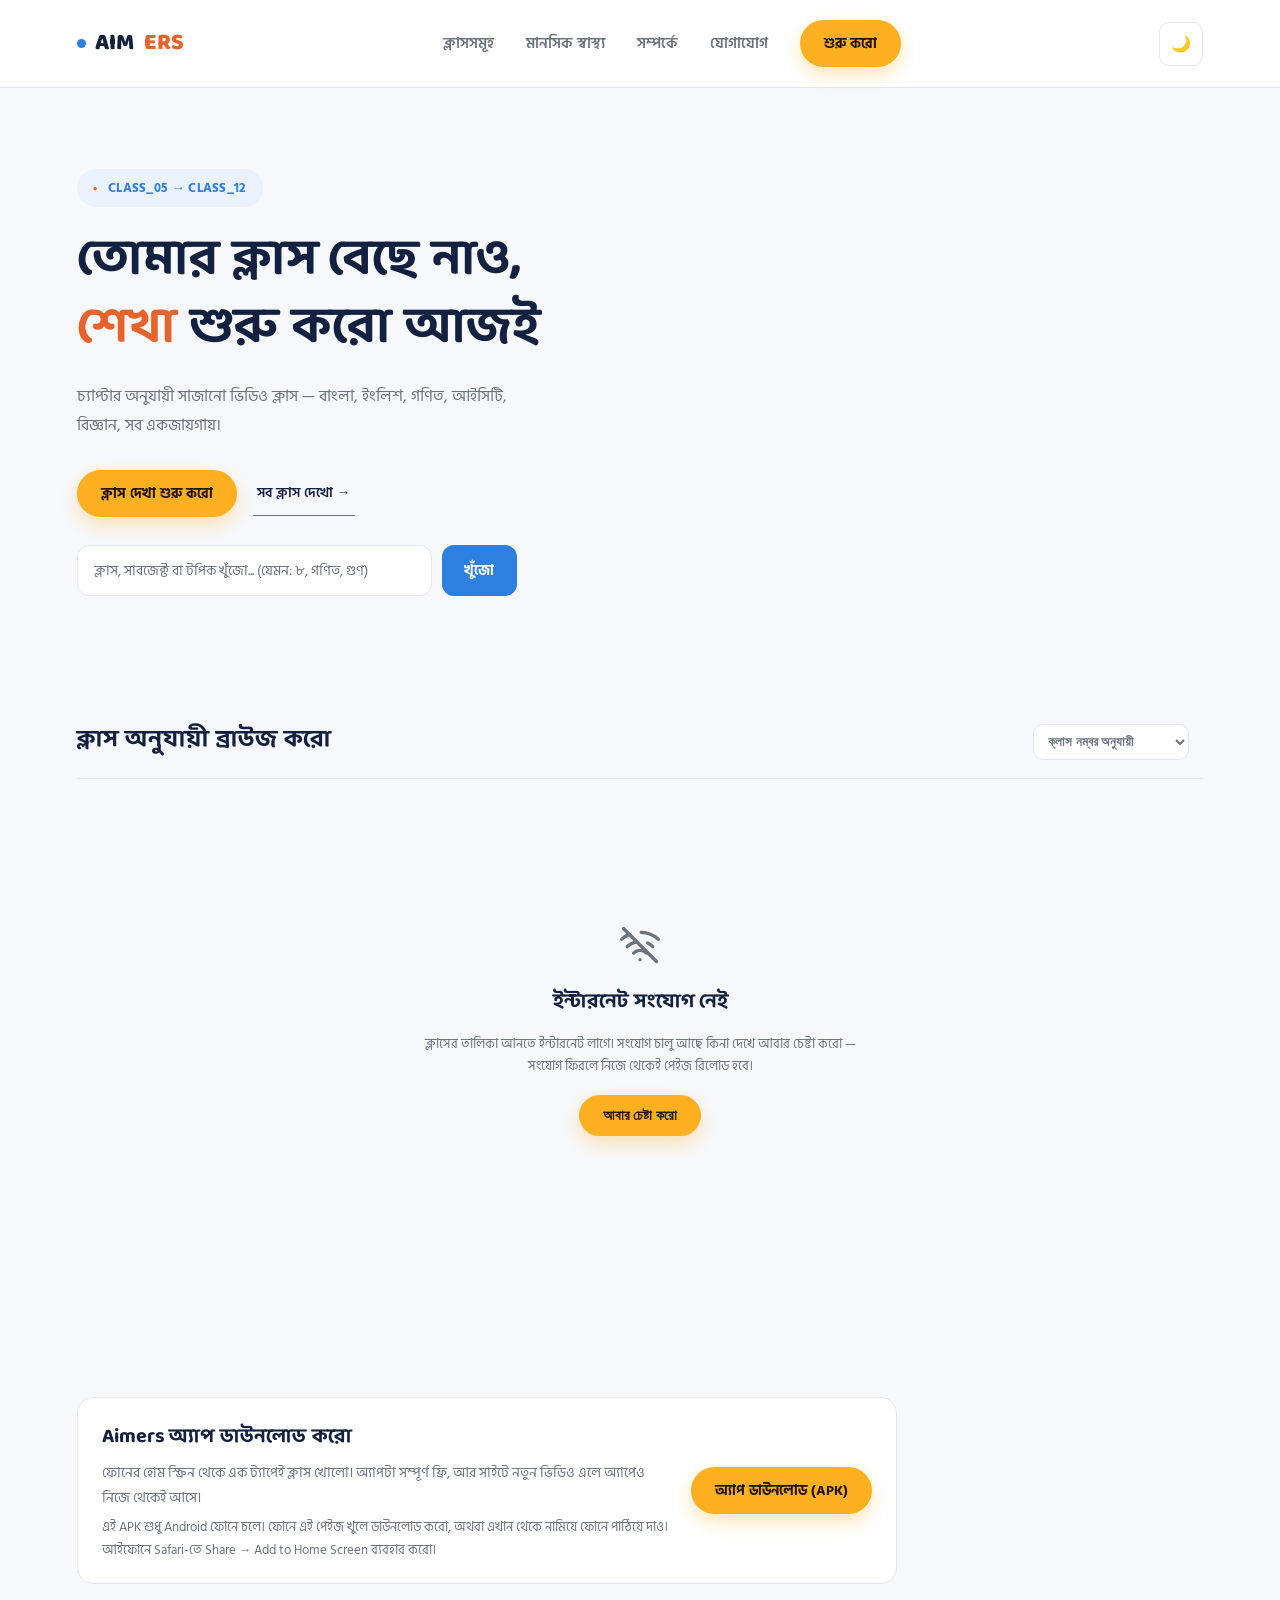
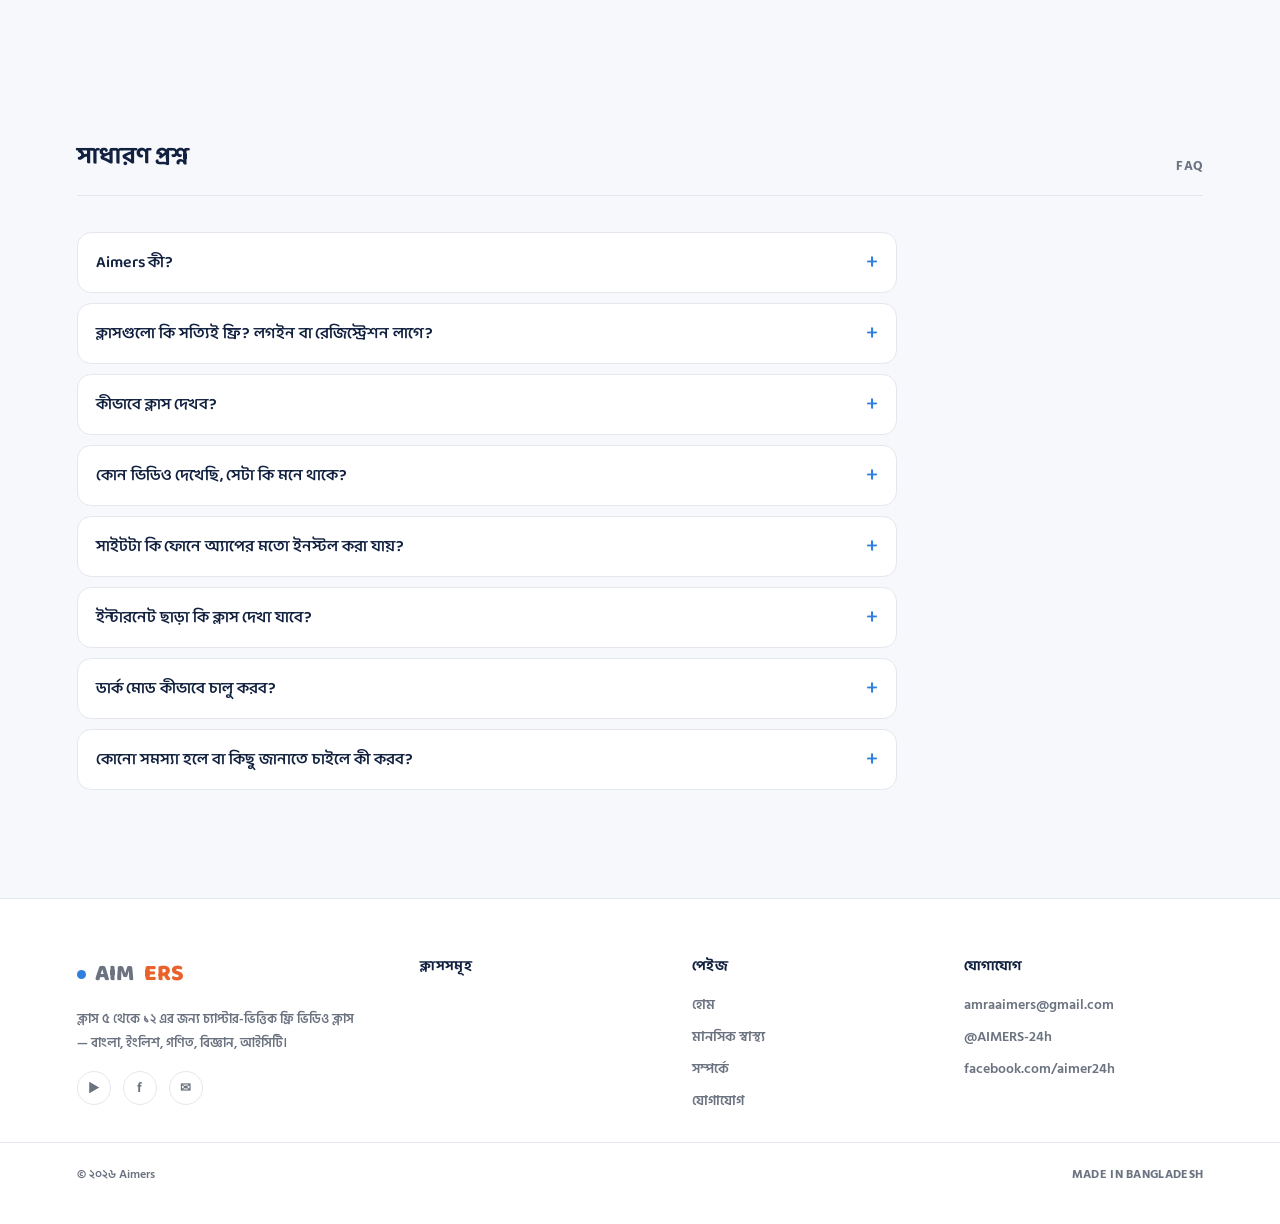
<file: index.html>
<!DOCTYPE html>
<html lang="bn">
<head>
<meta charset="UTF-8">
<script>
  (function(){
    try{
      var saved = localStorage.getItem('aimers_theme');
      if(saved === 'dark') document.documentElement.setAttribute('data-theme', 'dark');
    }catch(e){}
  })();
</script>
<meta name="viewport" content="width=device-width, initial-scale=1.0">
<title>Aimers — ক্লাস ৫ থেকে ১২ এর ফ্রি ভিডিও ক্লাস</title>
<meta name="description" content="ক্লাস ৫ থেকে ১২ এর বাংলা, ইংলিশ, গণিত, বিজ্ঞান, আইসিটি — সব সাবজেক্টের চ্যাপ্টার-ভিত্তিক ভিডিও ক্লাস একজায়গায়, সম্পূর্ণ ফ্রি।">
<meta name="keywords" content="Aimers, বাংলাদেশ অনলাইন ক্লাস, ক্লাস ৫ গণিত, ক্লাস ৬ ৭ ৮ ৯ ১০, ফ্রি ভিডিও ক্লাস, বাংলা মিডিয়াম, SSC HSC প্রস্তুতি">
<link rel="canonical" href="https://aimers-site.vercel.app/">
<meta property="og:type" content="website">
<meta property="og:title" content="Aimers — ক্লাস ৫ থেকে ১২ এর ফ্রি ভিডিও ক্লাস">
<meta property="og:description" content="চ্যাপ্টার অনুযায়ী সাজানো ভিডিও ক্লাস — বাংলা, ইংলিশ, গণিত, আইসিটি, বিজ্ঞান, সব একজায়গায়।">
<meta property="og:url" content="https://aimers-site.vercel.app/">
<meta property="og:locale" content="bn_BD">
<meta name="twitter:title" content="Aimers — ক্লাস ৫ থেকে ১২ এর ফ্রি ভিডিও ক্লাস">
<meta name="twitter:description" content="চ্যাপ্টার অনুযায়ী সাজানো ভিডিও ক্লাস — বাংলা, ইংলিশ, গণিত, আইসিটি, বিজ্ঞান, সব একজায়গায়।">
<link rel="icon" type="image/svg+xml" href="favicon.svg">
<link rel="icon" type="image/png" sizes="32x32" href="favicon-32.png">
<link rel="apple-touch-icon" href="apple-touch-icon.png">
<link rel="manifest" href="manifest.webmanifest">
<meta name="theme-color" content="#2F7FE0">
<meta property="og:image" content="https://aimers-site.vercel.app/og-image.png">
<meta property="og:image:width" content="1200">
<meta property="og:image:height" content="630">
<meta name="twitter:card" content="summary_large_image">
<meta name="twitter:image" content="https://aimers-site.vercel.app/og-image.png">
<link rel="preconnect" href="https://fonts.googleapis.com">
<link rel="preconnect" href="https://fonts.gstatic.com" crossorigin>
<link rel="stylesheet" href="https://fonts.googleapis.com/css2?family=Baloo+Da+2:wght@500;600;700;800&family=Hind+Siliguri:wght@400;500;600;700&display=swap" media="print" onload="this.media='all'">
<noscript><link rel="stylesheet" href="https://fonts.googleapis.com/css2?family=Baloo+Da+2:wght@500;600;700;800&family=Hind+Siliguri:wght@400;500;600;700&display=swap"></noscript>
<link rel="stylesheet" href="style.css">
<script type="application/ld+json">
{
  "@context": "https://schema.org",
  "@type": "EducationalOrganization",
  "name": "Aimers",
  "url": "https://aimers-site.vercel.app/",
  "logo": "https://aimers-site.vercel.app/favicon-192.png",
  "description": "ক্লাস ৫ থেকে ১২ এর জন্য চ্যাপ্টার-ভিত্তিক ফ্রি ভিডিও ক্লাস — বাংলা, ইংলিশ, গণিত, বিজ্ঞান, আইসিটি।",
  "sameAs": [
    "https://www.youtube.com/@AIMERS-24h",
    "https://www.facebook.com/aimer24h"
  ]
}
</script>
<script type="application/ld+json">
{
  "@context": "https://schema.org",
  "@type": "FAQPage",
  "mainEntity": [
    {
      "@type": "Question",
      "name": "Aimers কী?",
      "acceptedAnswer": {
        "@type": "Answer",
        "text": "Aimers হলো ক্লাস ৫ থেকে ১২ এর শিক্ষার্থীদের জন্য চ্যাপ্টার-ভিত্তিক ফ্রি বাংলা ভিডিও ক্লাসের প্ল্যাটফর্ম। প্রতিটি ক্লাসের সাবজেক্ট, অধ্যায় আর টপিক সাজানো আছে, আর ভিডিওগুলো আমাদের ইউটিউব চ্যানেল @AIMERS-24h থেকে চলে।"
      }
    },
    {
      "@type": "Question",
      "name": "ক্লাসগুলো কি সত্যিই ফ্রি? লগইন বা রেজিস্ট্রেশন লাগে?",
      "acceptedAnswer": {
        "@type": "Answer",
        "text": "হ্যাঁ, সব ক্লাস সম্পূর্ণ ফ্রি। কোনো লগইন বা রেজিস্ট্রেশন ছাড়াই সরাসরি ভিডিও দেখতে পারবে।"
      }
    },
    {
      "@type": "Question",
      "name": "কীভাবে ক্লাস দেখব?",
      "acceptedAnswer": {
        "@type": "Answer",
        "text": "ওপরে \"ক্লাস অনুযায়ী ব্রাউজ করো\" অংশ থেকে তোমার ক্লাস বেছে নাও, তারপর সাবজেক্ট, অধ্যায় আর টপিক খুলে ভিডিও দেখো। নির্দিষ্ট কিছু খুঁজতে চাইলে সার্চ বক্সে ক্লাস, সাবজেক্ট বা টপিকের নাম লেখো।"
      }
    },
    {
      "@type": "Question",
      "name": "কোন ভিডিও দেখেছি, সেটা কি মনে থাকে?",
      "acceptedAnswer": {
        "@type": "Answer",
        "text": "হ্যাঁ। যে টপিকগুলো দেখেছ সেগুলো তোমার ব্রাউজারে সেভ থাকে, আর পরের বার ঢুকলে \"যেখানে ছিলে সেখান থেকে চালিয়ে যাও\" দেখাবে। তবে ব্রাউজার বা ফোন বদলালে, বা ব্রাউজারের ডেটা মুছলে এই তথ্য থাকবে না।"
      }
    },
    {
      "@type": "Question",
      "name": "সাইটটা কি ফোনে অ্যাপের মতো ইনস্টল করা যায়?",
      "acceptedAnswer": {
        "@type": "Answer",
        "text": "হ্যাঁ। Android-এ Chrome খুলে মেনু (⋮) থেকে \"Install app\" বা \"Add to Home screen\" চাপো। আইফোনে Safari-তে Share বাটন চেপে \"Add to Home Screen\" বেছে নাও। এরপর হোম স্ক্রিন থেকে অ্যাপের মতোই খুলতে পারবে।"
      }
    },
    {
      "@type": "Question",
      "name": "ইন্টারনেট ছাড়া কি ক্লাস দেখা যাবে?",
      "acceptedAnswer": {
        "@type": "Answer",
        "text": "না। ভিডিও চালাতে আর ক্লাসের তালিকা লোড করতে ইন্টারনেট লাগে। শুধু আগে খোলা সাইটের কিছু পেইজ নেট ছাড়াও খুলতে পারে।"
      }
    },
    {
      "@type": "Question",
      "name": "ডার্ক মোড কীভাবে চালু করব?",
      "acceptedAnswer": {
        "@type": "Answer",
        "text": "পেইজের ওপরের ডান দিকে চাঁদ (🌙) আইকনে চাপো। আবার চাপলে সাধারণ মোডে ফিরে আসবে, আর তোমার পছন্দ মনে থাকবে।"
      }
    },
    {
      "@type": "Question",
      "name": "কোনো সমস্যা হলে বা কিছু জানাতে চাইলে কী করব?",
      "acceptedAnswer": {
        "@type": "Answer",
        "text": "amraaimers@gmail.com-এ ইমেইল করো, অথবা আমাদের ইউটিউব চ্যানেল ও ফেসবুক পেইজে মেসেজ দাও। \"যোগাযোগ\" পেইজেও সব লিংক পাবে।"
      }
    }
  ]
}
</script>
</head>
<body>

<script src="layout.js" data-part="header"></script>


<div class="hero">
    <div class="eyebrow tech">CLASS_05 → CLASS_12</div>
    <h1>তোমার ক্লাস বেছে নাও,<br><span class="glow">শেখা</span> শুরু করো আজই</h1>
    <p>চ্যাপ্টার অনুযায়ী সাজানো ভিডিও ক্লাস — বাংলা, ইংলিশ, গণিত, আইসিটি, বিজ্ঞান, সব একজায়গায়।</p>
    <div class="hero-ctas">
      <a class="cta-btn" href="#classes">ক্লাস দেখা শুরু করো</a>
      <a class="ghost-btn tech" href="#classes">সব ক্লাস দেখো →</a>
    </div>
    <div class="hero-search">
      <input type="text" id="searchInput" placeholder="ক্লাস, সাবজেক্ট বা টপিক খুঁজো... (যেমন: ৮, গণিত, গুণ)">
      <button id="searchBtn" class="tech">খুঁজো</button>
    </div>
    <div class="search-results" id="searchResults" style="display:none;"></div>
    <div class="chip-row" id="chipRow"></div>
</div>

<div id="continueWrap"></div>

<section class="section-wrap" id="classes">
  <div class="section-head">
    <h2>ক্লাস অনুযায়ী ব্রাউজ করো</h2>
    <div style="display:flex; align-items:center; gap:14px;">
      <select class="sort-select" id="sortSelect" aria-label="সাজানোর ক্রম">
        <option value="default">ক্লাস নম্বর অনুযায়ী</option>
        <option value="recent">সাম্প্রতিক আপডেট অনুযায়ী</option>
      </select>
      <span class="tech" id="subjCount">LOADING...</span>
    </div>
  </div>
  <div id="loadState" class="skeleton-grid">
    <div class="skeleton skeleton-card"><div class="skeleton-line w40"></div><div class="skeleton-line w80"></div><div class="skeleton-line w60"></div></div>
    <div class="skeleton skeleton-card"><div class="skeleton-line w40"></div><div class="skeleton-line w80"></div><div class="skeleton-line w60"></div></div>
    <div class="skeleton skeleton-card"><div class="skeleton-line w40"></div><div class="skeleton-line w80"></div><div class="skeleton-line w60"></div></div>
    <div class="skeleton skeleton-card"><div class="skeleton-line w40"></div><div class="skeleton-line w80"></div><div class="skeleton-line w60"></div></div>
  </div>
  <div class="grid" id="classGrid"></div>
  <div class="no-results" id="noResults" style="display:none;">কোনো ক্লাস/সাবজেক্ট মিলেনি — অন্য কিছু খুঁজে দেখো।</div>
</section>

<section class="section-wrap" id="recentSection" style="display:none;">
  <div class="section-head">
    <h2>সাম্প্রতিক ভিডিও</h2>
    <span class="tech">RECENTLY ADDED</span>
  </div>
  <div class="recent-grid" id="recentGrid"></div>
</section>

<section class="section-wrap app-promo" id="appPromo" style="display:none;">
  <div class="app-promo-card">
    <div class="app-promo-text">
      <h2>Aimers অ্যাপ ডাউনলোড করো</h2>
      <p>ফোনের হোম স্ক্রিন থেকে এক ট্যাপেই ক্লাস খোলো। অ্যাপটা সম্পূর্ণ ফ্রি, আর সাইটে নতুন ভিডিও এলে অ্যাপেও নিজে থেকেই আসে।</p>
      <p class="app-promo-note">ইনস্টলের সময় ফোন "অজানা সোর্স" থেকে ইনস্টলের অনুমতি চাইলে অনুমতি দাও। শুধু Android ফোনের জন্য।</p>
    </div>
    <a class="cta-btn" href="aimers.apk" download="Aimers.apk">অ্যাপ ডাউনলোড (APK)</a>
  </div>
</section>
<script>
  // অ্যাপ/ইনস্টল করা মোডে থাকলে কার্ড লুকানো থাকে; সব ডিভাইসে দেখায়, তবে Android ছাড়া অন্য ডিভাইসে আলাদা নোট বসে
  (function(){
    try{
      var standalone = window.matchMedia('(display-mode: standalone)').matches || document.referrer.indexOf('android-app://') === 0;
      if(standalone) return;
      document.getElementById('appPromo').style.display = '';
      if(!/Android/i.test(navigator.userAgent)){
        var note = document.querySelector('#appPromo .app-promo-note');
        if(note) note.textContent = 'এই APK শুধু Android ফোনে চলে। ফোনে এই পেইজ খুলে ডাউনলোড করো, অথবা এখান থেকে নামিয়ে ফোনে পাঠিয়ে দাও। আইফোনে Safari-তে Share → Add to Home Screen ব্যবহার করো।';
      }
    }catch(e){}
  })();
</script>

<section class="section-wrap" id="faq">
  <div class="section-head">
    <h2>সাধারণ প্রশ্ন</h2>
    <span class="tech">FAQ</span>
  </div>
  <div class="faq-list">
    <details class="faq-item">
      <summary>Aimers কী?</summary>
      <p>Aimers হলো ক্লাস ৫ থেকে ১২ এর শিক্ষার্থীদের জন্য চ্যাপ্টার-ভিত্তিক ফ্রি বাংলা ভিডিও ক্লাসের প্ল্যাটফর্ম। প্রতিটি ক্লাসের সাবজেক্ট, অধ্যায় আর টপিক সাজানো আছে, আর ভিডিওগুলো আমাদের ইউটিউব চ্যানেল @AIMERS-24h থেকে চলে।</p>
    </details>
    <details class="faq-item">
      <summary>ক্লাসগুলো কি সত্যিই ফ্রি? লগইন বা রেজিস্ট্রেশন লাগে?</summary>
      <p>হ্যাঁ, সব ক্লাস সম্পূর্ণ ফ্রি। কোনো লগইন বা রেজিস্ট্রেশন ছাড়াই সরাসরি ভিডিও দেখতে পারবে।</p>
    </details>
    <details class="faq-item">
      <summary>কীভাবে ক্লাস দেখব?</summary>
      <p>ওপরে &quot;ক্লাস অনুযায়ী ব্রাউজ করো&quot; অংশ থেকে তোমার ক্লাস বেছে নাও, তারপর সাবজেক্ট, অধ্যায় আর টপিক খুলে ভিডিও দেখো। নির্দিষ্ট কিছু খুঁজতে চাইলে সার্চ বক্সে ক্লাস, সাবজেক্ট বা টপিকের নাম লেখো।</p>
    </details>
    <details class="faq-item">
      <summary>কোন ভিডিও দেখেছি, সেটা কি মনে থাকে?</summary>
      <p>হ্যাঁ। যে টপিকগুলো দেখেছ সেগুলো তোমার ব্রাউজারে সেভ থাকে, আর পরের বার ঢুকলে &quot;যেখানে ছিলে সেখান থেকে চালিয়ে যাও&quot; দেখাবে। তবে ব্রাউজার বা ফোন বদলালে, বা ব্রাউজারের ডেটা মুছলে এই তথ্য থাকবে না।</p>
    </details>
    <details class="faq-item">
      <summary>সাইটটা কি ফোনে অ্যাপের মতো ইনস্টল করা যায়?</summary>
      <p>হ্যাঁ। Android-এ Chrome খুলে মেনু (⋮) থেকে &quot;Install app&quot; বা &quot;Add to Home screen&quot; চাপো। আইফোনে Safari-তে Share বাটন চেপে &quot;Add to Home Screen&quot; বেছে নাও। এরপর হোম স্ক্রিন থেকে অ্যাপের মতোই খুলতে পারবে।</p>
    </details>
    <details class="faq-item">
      <summary>ইন্টারনেট ছাড়া কি ক্লাস দেখা যাবে?</summary>
      <p>না। ভিডিও চালাতে আর ক্লাসের তালিকা লোড করতে ইন্টারনেট লাগে। শুধু আগে খোলা সাইটের কিছু পেইজ নেট ছাড়াও খুলতে পারে।</p>
    </details>
    <details class="faq-item">
      <summary>ডার্ক মোড কীভাবে চালু করব?</summary>
      <p>পেইজের ওপরের ডান দিকে চাঁদ (🌙) আইকনে চাপো। আবার চাপলে সাধারণ মোডে ফিরে আসবে, আর তোমার পছন্দ মনে থাকবে।</p>
    </details>
    <details class="faq-item">
      <summary>কোনো সমস্যা হলে বা কিছু জানাতে চাইলে কী করব?</summary>
      <p>amraaimers@gmail.com-এ ইমেইল করো, অথবা আমাদের ইউটিউব চ্যানেল ও ফেসবুক পেইজে মেসেজ দাও। &quot;যোগাযোগ&quot; পেইজেও সব লিংক পাবে।</p>
    </details>
  </div>
</section>

<script src="layout.js" data-part="footer"></script>

<script src="data.js"></script>
<script>
  const accents = ['#E8622C','#2F7FE0','#20A464','#FFB020'];
  const grid = document.getElementById('classGrid');
  const loadState = document.getElementById('loadState');
  const subjCount = document.getElementById('subjCount');
  const noResults = document.getElementById('noResults');
  const chipRow = document.getElementById('chipRow');
  const searchInput = document.getElementById('searchInput');
  const footerClassLinks = document.getElementById('footerClassLinks');
  const sortSelect = document.getElementById('sortSelect');
  const searchResults = document.getElementById('searchResults');

  let activeFilter = '';
  let sortMode = 'default';

  // ক্লাসের "সাম্প্রতিক আপডেট" র‍্যাংক — Chapters শিটে সবচেয়ে নিচের সারিতে যেই ক্লাসের এন্ট্রি আছে, সেটাই সবচেয়ে সাম্প্রতিক ধরা হয়
  function getRecentRank(classId){
    for(let i = ALL_CHAPTERS.length - 1; i >= 0; i--){
      if(ALL_CHAPTERS[i].classId === classId) return i;
    }
    return -1;
  }

  function getSortedClasses(){
    const ready = CLASSES.filter(c => c.ready);
    const notReady = CLASSES.filter(c => !c.ready);
    if(sortMode === 'recent'){
      ready.sort((a, b) => getRecentRank(b.id) - getRecentRank(a.id));
    }
    return [...ready, ...notReady];
  }

  function renderClasses(){
    grid.innerHTML = '';
    const q = activeFilter.trim().toLowerCase();
    let shown = 0;

    getSortedClasses().forEach((c, i) => {
      const subjectNames = c.subjects.map(k => getSubject(k).name);
      const matches = !q || c.num.includes(q) || c.id.includes(q) ||
        subjectNames.some(n => n.toLowerCase().includes(q));
      if(!matches) return;
      shown++;

      const accent = accents[i % accents.length];
      const subjectLabel = c.ready ? subjectNames.join(' · ') : 'শীঘ্রই যুক্ত হবে';

      const card = document.createElement('div');
      card.className = 'card' + (c.ready ? '' : ' coming');
      card.style.setProperty('--accent', accent);
      card.tabIndex = 0;
      card.innerHTML = `
        ${c.ready ? '' : '<div class="badge">শীঘ্রই</div>'}
        <div class="id tech">${escapeHtml(c.roll)}</div>
        <h3>ক্লাস ${escapeHtml(c.num)}</h3>
        <div class="sub">${escapeHtml(subjectLabel)}</div>
        ${c.ready ? '<div class="go">সাবজেক্ট দেখো →</div>' : ''}
      `;
      if(c.ready){
        card.addEventListener('click', () => { window.location.href = `subject.html?class=${c.id}`; });
        card.addEventListener('keydown', (e) => { if(e.key === 'Enter') window.location.href = `subject.html?class=${c.id}`; });
      }
      grid.appendChild(card);
    });

    noResults.style.display = shown === 0 ? '' : 'none';
    grid.style.display = shown === 0 ? 'none' : '';
  }

  function setFilter(val){
    activeFilter = val;
    searchInput.value = val;
    [...chipRow.children].forEach(c => c.classList.toggle('active', c.dataset.val === val));
    renderClasses();
  }

  // ---- টপিক-লেভেল লাইভ সার্চ (বাংলা ও ইংলিশ দুটোই কাজ করে, যেহেতু সাধারণ substring match) ----
  function updateTopicResults(query){
    const q = query.trim().toLowerCase();
    if(!q){ searchResults.style.display = 'none'; searchResults.innerHTML = ''; return; }

    const matches = (typeof ALL_CHAPTERS !== 'undefined' ? ALL_CHAPTERS : [])
      .filter(v => v.title.toLowerCase().includes(q))
      .slice(0, 6);

    if(matches.length === 0){
      searchResults.style.display = '';
      searchResults.innerHTML = `<div class="search-result-item empty">কোনো টপিক পাওয়া যায়নি — নিচে ক্লাস লিস্টে খুঁজে দেখো</div>`;
      return;
    }

    searchResults.style.display = '';
    searchResults.innerHTML = matches.map(v => {
      const cls = getClass(v.classId);
      const subj = getSubject(v.subjectKey);
      const link = `video.html?class=${encodeURIComponent(v.classId)}&subject=${encodeURIComponent(v.subjectKey)}&chapter=${encodeURIComponent(v.chapter)}&topic=${encodeURIComponent(v.title)}`;
      return `<a class="search-result-item" href="${link}">
        <div class="tag tech">CLASS_${escapeHtml(v.classId.padStart(2,'0'))} · ${escapeHtml(subj.name)}</div>
        <div>${escapeHtml(v.title)}</div>
      </a>`;
    }).join('');
  }

  async function main(){
    try{
      await loadData();
    } catch(err){
      subjCount.textContent = '';
      renderLoadError(loadState, err);
      return;
    }

    loadState.style.display = 'none';
    const readyClasses = CLASSES.filter(c => c.ready);
    subjCount.textContent = `${readyClasses.length} CLASSES · MORE INCOMING`;

    // "যেখানে ছিলে সেখান থেকে চালিয়ে যাও"
    const lastWatched = getLastWatched();
    if(lastWatched){
      const lwClass = getClass(lastWatched.classId);
      if(lwClass && lwClass.subjects.includes(lastWatched.subjectKey)){
        const lwSubj = getSubject(lastWatched.subjectKey);
        const link = `video.html?class=${encodeURIComponent(lastWatched.classId)}&subject=${encodeURIComponent(lastWatched.subjectKey)}&chapter=${encodeURIComponent(lastWatched.chapterName)}&topic=${encodeURIComponent(lastWatched.topicTitle)}`;
        document.getElementById('continueWrap').innerHTML = `
          <a class="continue-banner" href="${link}">
            <div class="cb-left">
              <div class="cb-icon">▶</div>
              <div>
                <div class="cb-tag tech">চালিয়ে যাও · CLASS_${escapeHtml(lastWatched.classId.padStart(2,'0'))} · ${escapeHtml(lwSubj.name)}</div>
                <div class="cb-title">${escapeHtml(lastWatched.topicTitle)}</div>
              </div>
            </div>
            <div class="go tech" style="opacity:1; color:var(--cyan);">চালিয়ে যাও →</div>
          </a>
        `;
      }
    }

    const subjectSet = new Set();
    readyClasses.forEach(c => c.subjects.forEach(s => subjectSet.add(s)));

    // ক্যাটাগরি চিপস (সাবজেক্ট অনুযায়ী)
    subjectSet.forEach(key => {
      const chip = document.createElement('div');
      chip.className = 'chip tech';
      chip.textContent = getSubject(key).name;
      chip.dataset.val = getSubject(key).name.toLowerCase();
      chip.addEventListener('click', () => setFilter(chip.dataset.val === activeFilter ? '' : chip.dataset.val));
      chipRow.appendChild(chip);
    });

    // ফুটার ক্লাস লিংক
    readyClasses.forEach(c => {
      const li = document.createElement('li');
      li.innerHTML = `<a href="subject.html?class=${encodeURIComponent(c.id)}">ক্লাস ${escapeHtml(c.num)}</a>`;
      footerClassLinks.appendChild(li);
    });

    // সাম্প্রতিক ভিডিও
    const recent = getRecentVideos(4);
    if(recent.length){
      document.getElementById('recentSection').style.display = '';
      const rg = document.getElementById('recentGrid');
      recent.forEach(v => {
        const cls = getClass(v.classId);
        const subj = getSubject(v.subjectKey);
        const card = document.createElement('div');
        card.className = 'recent-card';
        card.innerHTML = `
          <div class="recent-thumb">
            <img src="https://i.ytimg.com/vi/${encodeURIComponent(v.youtubeId)}/hqdefault.jpg" alt="${escapeHtml(v.title)}" loading="lazy">
            <div class="play">▶</div>
          </div>
          <div class="recent-body">
            <div class="recent-tag tech">CLASS_${escapeHtml(v.classId.padStart(2,'0'))} · ${escapeHtml(subj.name)}</div>
            <div class="recent-title">${escapeHtml(v.title)}</div>
          </div>
        `;
        card.addEventListener('click', () => { window.location.href = `video.html?class=${v.classId}&subject=${v.subjectKey}&chapter=${encodeURIComponent(v.chapter)}&topic=${encodeURIComponent(v.title)}`; });
        rg.appendChild(card);
      });
    }

    renderClasses();
  }

  searchInput.addEventListener('input', () => {
    setFilter(searchInput.value);
    updateTopicResults(searchInput.value);
  });
  document.getElementById('searchBtn').addEventListener('click', () => {
    document.getElementById('classes').scrollIntoView({behavior:'smooth'});
  });

  document.addEventListener('click', (e) => {
    if(!searchResults.contains(e.target) && e.target !== searchInput){
      searchResults.style.display = 'none';
    }
  });
  document.addEventListener('keydown', (e) => {
    if(e.key === 'Escape') searchResults.style.display = 'none';
  });

  sortSelect.addEventListener('change', () => {
    sortMode = sortSelect.value;
    renderClasses();
  });

  main();
</script>

</body>
</html>
</file>
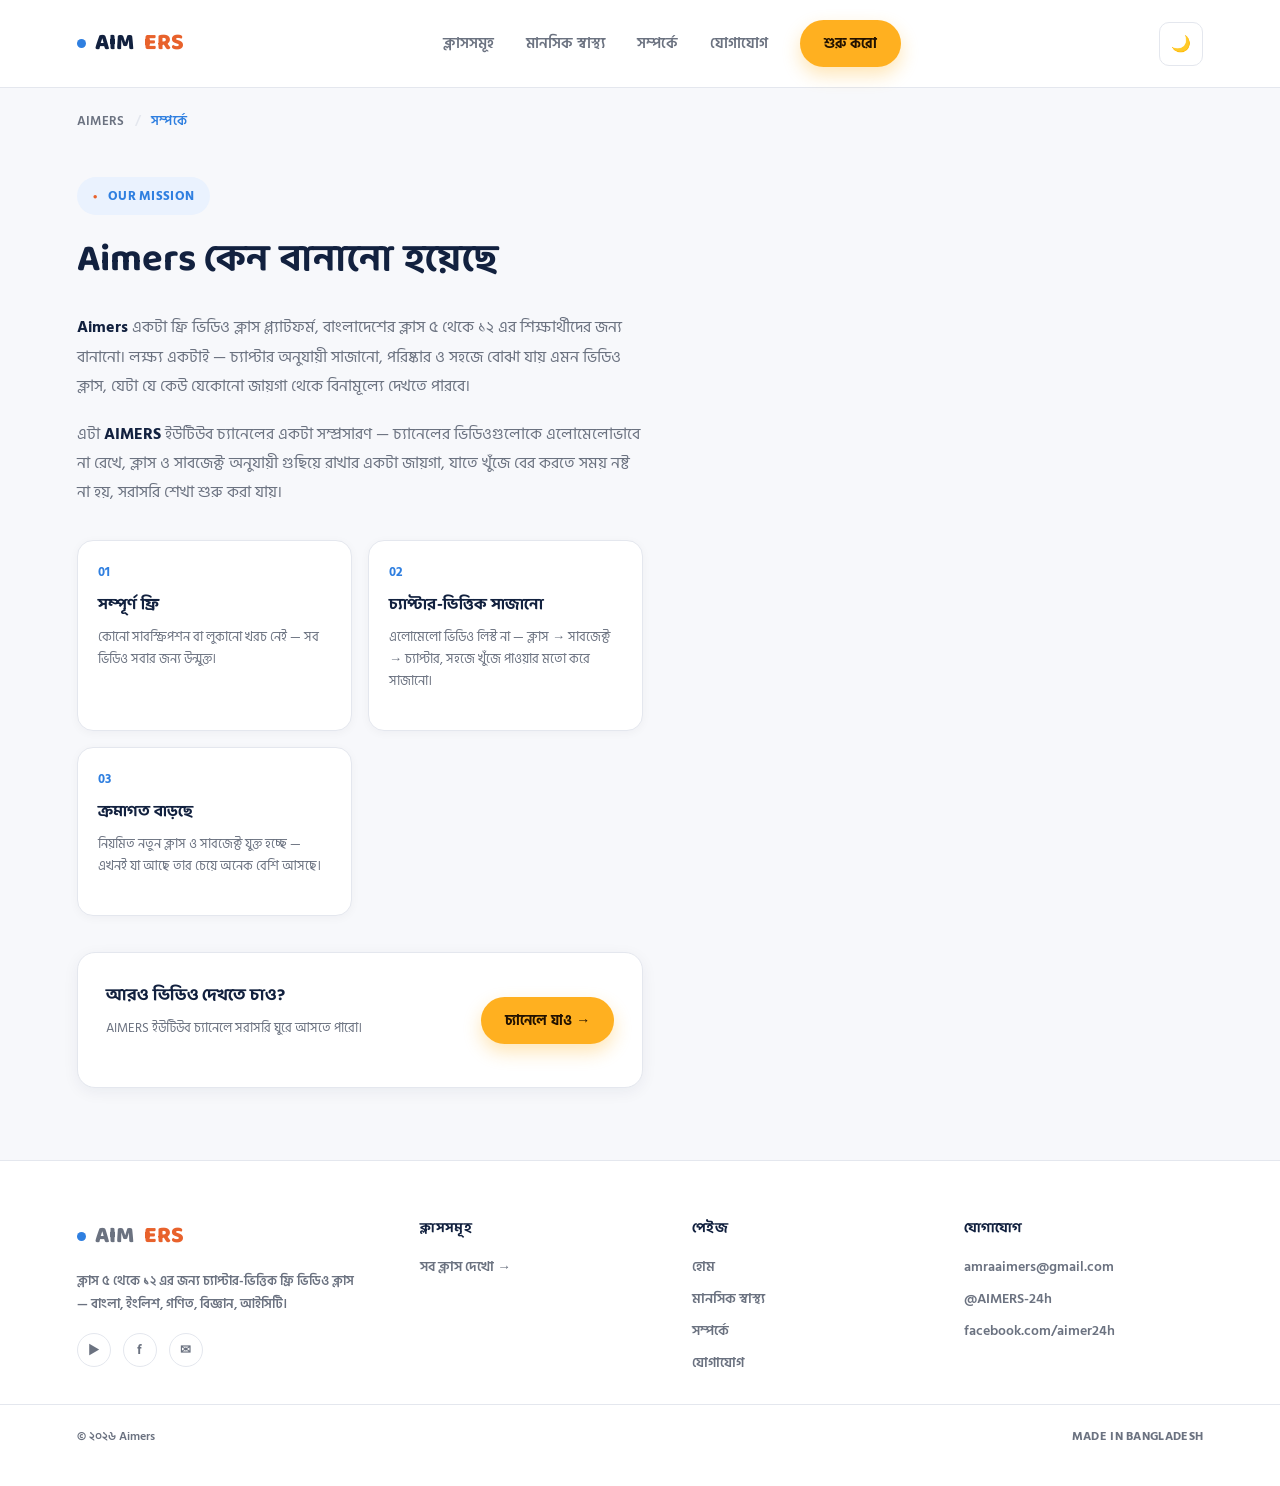
<file: about.html>
<!DOCTYPE html>
<html lang="bn">
<head>
<meta charset="UTF-8">
<script>
  (function(){
    try{
      var saved = localStorage.getItem('aimers_theme');
      if(saved === 'dark') document.documentElement.setAttribute('data-theme', 'dark');
    }catch(e){}
  })();
</script>
<meta name="viewport" content="width=device-width, initial-scale=1.0">
<title>সম্পর্কে — Aimers</title>
<meta name="description" content="Aimers কী, কাদের জন্য, এবং কেন বিনামূল্যে ক্লাস ৫ থেকে ১২ এর ভিডিও ক্লাস দেওয়া হচ্ছে — জানো এখানে।">
<link rel="canonical" href="https://aimers-site.vercel.app/about.html">
<meta property="og:type" content="website">
<meta property="og:title" content="সম্পর্কে — Aimers">
<meta property="og:description" content="Aimers কী, কাদের জন্য, এবং কেন বিনামূল্যে ভিডিও ক্লাস দেওয়া হচ্ছে।">
<meta property="og:locale" content="bn_BD">
<link rel="icon" type="image/svg+xml" href="favicon.svg">
<link rel="icon" type="image/png" sizes="32x32" href="favicon-32.png">
<link rel="apple-touch-icon" href="apple-touch-icon.png">
<link rel="manifest" href="manifest.webmanifest">
<meta name="theme-color" content="#2F7FE0">
<meta property="og:image" content="https://aimers-site.vercel.app/og-image.png">
<meta property="og:image:width" content="1200">
<meta property="og:image:height" content="630">
<meta name="twitter:card" content="summary_large_image">
<meta name="twitter:image" content="https://aimers-site.vercel.app/og-image.png">
<link rel="preconnect" href="https://fonts.googleapis.com">
<link rel="preconnect" href="https://fonts.gstatic.com" crossorigin>
<link rel="stylesheet" href="https://fonts.googleapis.com/css2?family=Baloo+Da+2:wght@500;600;700;800&family=Hind+Siliguri:wght@400;500;600;700&display=swap" media="print" onload="this.media='all'">
<noscript><link rel="stylesheet" href="https://fonts.googleapis.com/css2?family=Baloo+Da+2:wght@500;600;700;800&family=Hind+Siliguri:wght@400;500;600;700&display=swap"></noscript>
<link rel="stylesheet" href="style.css">
<script type="application/ld+json">
{
  "@context": "https://schema.org",
  "@type": "BreadcrumbList",
  "itemListElement": [
    { "@type": "ListItem", "position": 1, "name": "AIMERS", "item": "https://aimers-site.vercel.app/" },
    { "@type": "ListItem", "position": 2, "name": "সম্পর্কে", "item": "https://aimers-site.vercel.app/about.html" }
  ]
}
</script>
<style>
  .about-body{ padding:0 6vw 8vh; max-width:720px; }
  .about-body p{ color:var(--muted); font-size:15.5px; line-height:1.9; margin-bottom:18px; }
  .about-body p strong{ color:var(--text); font-weight:700; }

  .why-grid{ display:grid; grid-template-columns:repeat(auto-fill, minmax(200px,1fr)); gap:16px; margin:32px 0 8px; }
  .why-item{ background:var(--panel); border:1px solid var(--line); border-radius:16px; padding:20px; box-shadow:0 2px 10px rgba(18,33,63,0.04); }
  .why-item .num{ color:var(--cyan); font-size:13px; font-weight:700; }
  .why-item h4{ margin-top:8px; font-size:16px; font-weight:700; font-family:'Baloo Da 2',sans-serif; }
  .why-item p{ margin-top:8px; font-size:13px; color:var(--muted); line-height:1.7; }

  .about-cta{
    margin-top:36px; padding:28px; border:1px solid var(--line); border-radius:18px; background:var(--panel);
    display:flex; align-items:center; justify-content:space-between; flex-wrap:wrap; gap:16px;
    box-shadow:0 4px 16px rgba(18,33,63,0.06);
  }
  .about-cta div h4{ font-size:17px; font-family:'Baloo Da 2',sans-serif; }
  .about-cta div p{ margin-top:6px; font-size:13px; color:var(--muted); }
</style>
</head>
<body>

<script src="layout.js" data-part="header"></script>


<div class="breadcrumb tech">
  <a href="index.html">AIMERS</a>
  <span class="sep">/</span>
  <span class="current">সম্পর্কে</span>
</div>

<div class="page-head">
  <div class="eyebrow tech">OUR MISSION</div>
  <h1>Aimers কেন বানানো হয়েছে</h1>
</div>

<div class="about-body">
  <p><strong>Aimers</strong> একটা ফ্রি ভিডিও ক্লাস প্ল্যাটফর্ম, বাংলাদেশের ক্লাস ৫ থেকে ১২ এর শিক্ষার্থীদের জন্য বানানো। লক্ষ্য একটাই — চ্যাপ্টার অনুযায়ী সাজানো, পরিষ্কার ও সহজে বোঝা যায় এমন ভিডিও ক্লাস, যেটা যে কেউ যেকোনো জায়গা থেকে বিনামূল্যে দেখতে পারবে।</p>
  <p>এটা <strong>AIMERS</strong> ইউটিউব চ্যানেলের একটা সম্প্রসারণ — চ্যানেলের ভিডিওগুলোকে এলোমেলোভাবে না রেখে, ক্লাস ও সাবজেক্ট অনুযায়ী গুছিয়ে রাখার একটা জায়গা, যাতে খুঁজে বের করতে সময় নষ্ট না হয়, সরাসরি শেখা শুরু করা যায়।</p>

  <div class="why-grid">
    <div class="why-item">
      <div class="num tech">01</div>
      <h4>সম্পূর্ণ ফ্রি</h4>
      <p>কোনো সাবস্ক্রিপশন বা লুকানো খরচ নেই — সব ভিডিও সবার জন্য উন্মুক্ত।</p>
    </div>
    <div class="why-item">
      <div class="num tech">02</div>
      <h4>চ্যাপ্টার-ভিত্তিক সাজানো</h4>
      <p>এলোমেলো ভিডিও লিস্ট না — ক্লাস → সাবজেক্ট → চ্যাপ্টার, সহজে খুঁজে পাওয়ার মতো করে সাজানো।</p>
    </div>
    <div class="why-item">
      <div class="num tech">03</div>
      <h4>ক্রমাগত বাড়ছে</h4>
      <p>নিয়মিত নতুন ক্লাস ও সাবজেক্ট যুক্ত হচ্ছে — এখনই যা আছে তার চেয়ে অনেক বেশি আসছে।</p>
    </div>
  </div>

  <div class="about-cta">
    <div>
      <h4>আরও ভিডিও দেখতে চাও?</h4>
      <p>AIMERS ইউটিউব চ্যানেলে সরাসরি ঘুরে আসতে পারো।</p>
    </div>
    <a class="cta-btn" href="https://www.youtube.com/@AIMERS-24h" target="_blank" rel="noopener">চ্যানেলে যাও →</a>
  </div>
</div>

<script src="layout.js" data-part="footer"></script>
</body>
</html>
</file>
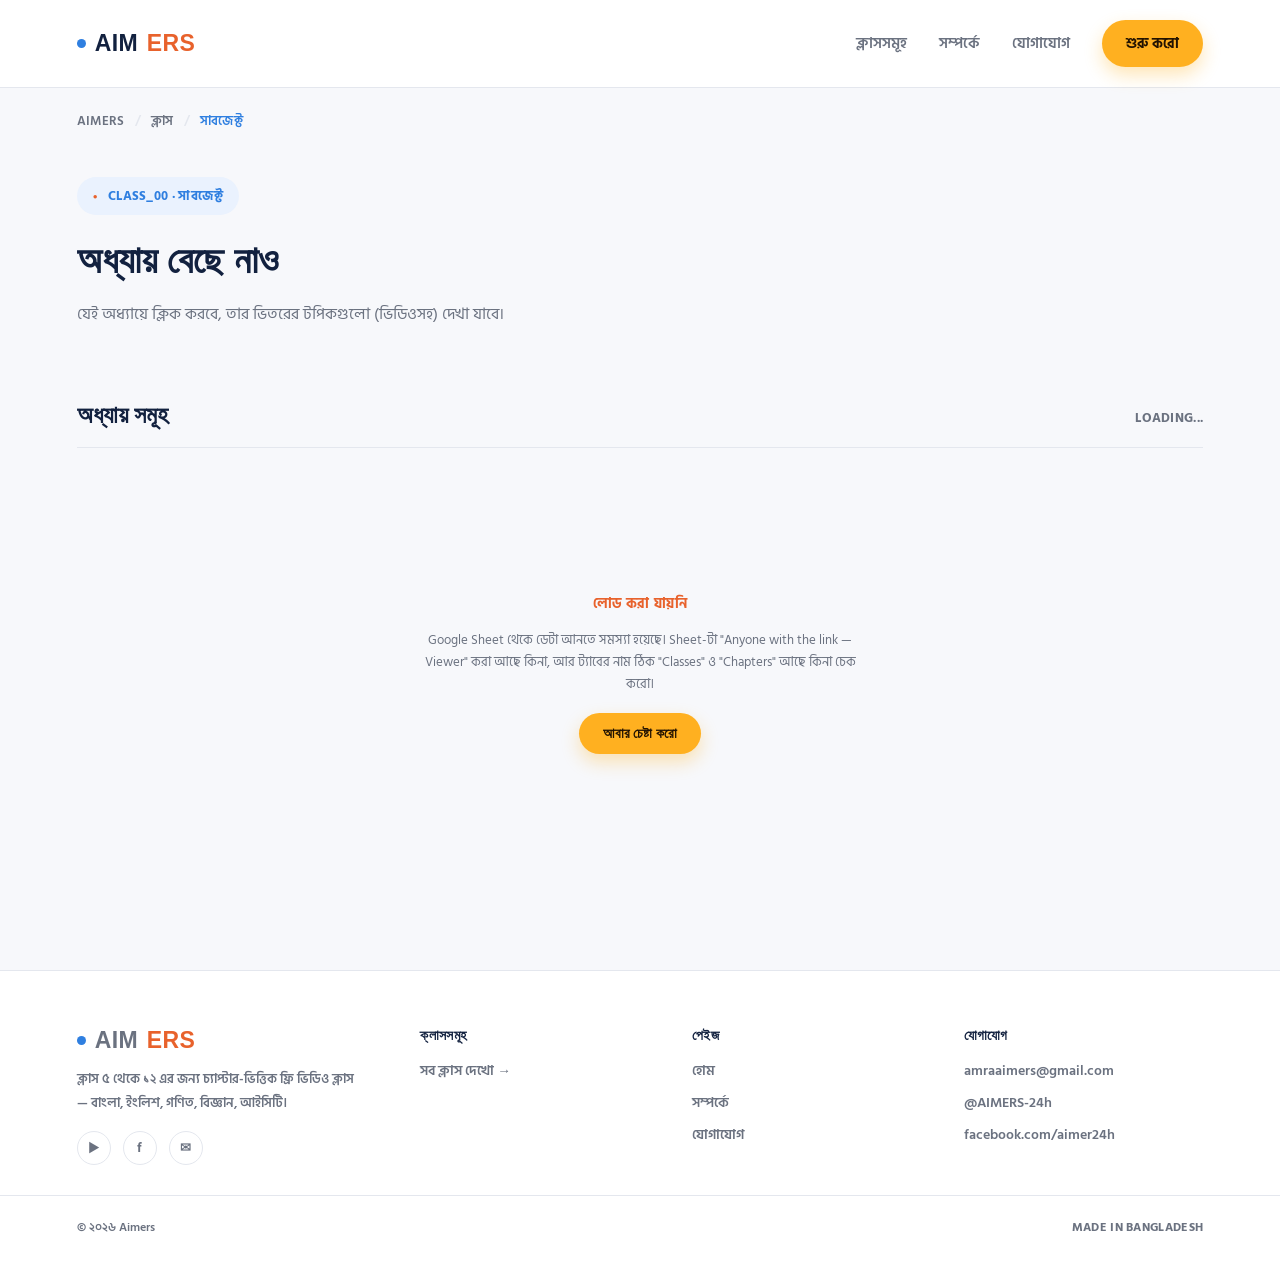
<file: chapters.html>
<!DOCTYPE html>
<html lang="bn">
<head>
<meta charset="UTF-8">
<meta name="viewport" content="width=device-width, initial-scale=1.0">
<title>অধ্যায় বেছে নাও — Aimers</title>
<meta name="description" content="এই সাবজেক্টের সব অধ্যায় বেছে নিয়ে টপিক-ভিত্তিক ভিডিও ক্লাস দেখো।">
<link rel="canonical" href="https://aimers-site.vercel.app/chapters.html">
<link rel="preconnect" href="https://fonts.googleapis.com">
<link href="https://fonts.googleapis.com/css2?family=Rajdhani:wght@500;600;700&family=Hind+Siliguri:wght@400;500;600;700&display=swap" rel="stylesheet">
<link rel="stylesheet" href="style.css">
</head>
<body>

<header>
  <a href="index.html" class="logo tech"><span class="dot"></span>AIM<span>ERS</span></a>
  <nav>
    <a href="index.html#classes">ক্লাসসমূহ</a>
    <a href="about.html">সম্পর্কে</a>
    <a href="contact.html">যোগাযোগ</a>
    <a class="cta-btn" href="index.html#classes">শুরু করো</a>
  </nav>
</header>

<div class="breadcrumb tech">
  <a href="index.html">AIMERS</a>
  <span class="sep">/</span>
  <a href="#" id="crumbClass">ক্লাস</a>
  <span class="sep">/</span>
  <span class="current" id="crumbSubject">সাবজেক্ট</span>
</div>

<div class="page-head">
  <div class="eyebrow tech" id="pageTag">CLASS_00 · সাবজেক্ট</div>
  <h1 id="pageTitle">অধ্যায় বেছে নাও</h1>
  <p>যেই অধ্যায়ে ক্লিক করবে, তার ভিতরের টপিকগুলো (ভিডিওসহ) দেখা যাবে।</p>
</div>

<section class="section-wrap">
  <div class="section-head">
    <h2>অধ্যায় সমূহ</h2>
    <span class="tech" id="chapCount">LOADING...</span>
  </div>
  <div id="loadState" class="state-screen">
    <div class="tech blink">LOADING DATA</div>
    <p>Google Sheet থেকে অধ্যায়ের তালিকা লোড হচ্ছে...</p>
  </div>
  <div class="grid" id="chapterGrid"></div>
</section>

<footer class="site-footer">
  <div class="f-brand">
    <a href="index.html" class="logo tech"><span class="dot"></span>AIM<span>ERS</span></a>
    <p>ক্লাস ৫ থেকে ১২ এর জন্য চ্যাপ্টার-ভিত্তিক ফ্রি ভিডিও ক্লাস — বাংলা, ইংলিশ, গণিত, বিজ্ঞান, আইসিটি।</p>
    <div class="f-social">
      <a href="https://www.youtube.com/@AIMERS-24h" target="_blank" rel="noopener" title="YouTube">▶</a>
      <a href="https://www.facebook.com/aimer24h" target="_blank" rel="noopener" title="Facebook">f</a>
      <a href="mailto:amraaimers@gmail.com" title="Email">✉</a>
    </div>
  </div>
  <div>
    <h5 class="tech">ক্লাসসমূহ</h5>
    <ul>
      <li><a href="index.html#classes">সব ক্লাস দেখো →</a></li>
    </ul>
  </div>
  <div>
    <h5 class="tech">পেইজ</h5>
    <ul>
      <li><a href="index.html">হোম</a></li>
      <li><a href="about.html">সম্পর্কে</a></li>
      <li><a href="contact.html">যোগাযোগ</a></li>
    </ul>
  </div>
  <div>
    <h5 class="tech">যোগাযোগ</h5>
    <ul>
      <li><a href="mailto:amraaimers@gmail.com">amraaimers@gmail.com</a></li>
      <li><a href="https://www.youtube.com/@AIMERS-24h" target="_blank" rel="noopener">@AIMERS-24h</a></li>
      <li><a href="https://www.facebook.com/aimer24h" target="_blank" rel="noopener">facebook.com/aimer24h</a></li>
    </ul>
  </div>
</footer>
<div class="footer-bottom">
  <div>© ২০২৬ Aimers</div>
  <div class="tech">MADE IN BANGLADESH</div>
</div>

<script src="data.js"></script>
<script>
  const params = new URLSearchParams(window.location.search);
  const classId = params.get('class');
  const subjectKey = params.get('subject');
  const grid = document.getElementById('chapterGrid');
  const loadState = document.getElementById('loadState');

  async function main(){
    try{
      await loadData();
    } catch(err){
      loadState.className = 'state-screen error';
      loadState.innerHTML = `
        <div class="tech">লোড করা যায়নি</div>
        <p>Google Sheet থেকে ডেটা আনতে সমস্যা হয়েছে। Sheet-টা "Anyone with the link — Viewer" করা আছে কিনা, আর ট্যাবের নাম ঠিক "Classes" ও "Chapters" আছে কিনা চেক করো।</p>
        <button class="cta-btn retry-btn" onclick="location.reload()">আবার চেষ্টা করো</button>
      `;
      return;
    }

    const cls = getClass(classId);
    const subj = subjectKey ? getSubject(subjectKey) : null;

    if(!cls || !subj || !cls.subjects.includes(subjectKey)){
      window.location.href = 'index.html';
      return;
    }

    loadState.style.display = 'none';
    document.getElementById('crumbClass').textContent = `ক্লাস ${cls.num}`;
    document.getElementById('crumbClass').href = `subject.html?class=${cls.id}`;
    document.getElementById('crumbSubject').textContent = subj.name;
    document.getElementById('pageTag').textContent = `CLASS_${cls.id.padStart(2,'0')} · ${subj.name}`;
    document.getElementById('pageTitle').textContent = `${subj.name} — অধ্যায় বেছে নাও`;
    document.title = `${subj.name} অধ্যায় — ক্লাস ${cls.num} — Aimers`;

    const chapterNames = getChapterNames(cls.id, subjectKey);
    document.getElementById('chapCount').textContent = `${chapterNames.length} CHAPTERS`;

    if(chapterNames.length === 0){
      loadState.style.display = '';
      loadState.className = 'state-screen';
      loadState.innerHTML = `
        <div class="tech">এখনো কোনো অধ্যায় যুক্ত হয়নি</div>
        <p>শীঘ্রই ${subj.name} (ক্লাস ${cls.num}) এর অধ্যায় যুক্ত হবে।</p>
        <a class="cta-btn retry-btn" href="subject.html?class=${cls.id}">অন্য সাবজেক্ট দেখো</a>
      `;
      return;
    }

    const accents = ['#00f0ff','#ff2e9a','#9d4dff','#ffd23f'];
    chapterNames.forEach((chapterName, i) => {
      const topics = getTopics(cls.id, subjectKey, chapterName);
      const accent = accents[i % accents.length];

      const card = document.createElement('div');
      card.className = 'card';
      card.style.setProperty('--accent', accent);
      card.tabIndex = 0;
      card.innerHTML = `
        <div class="id tech">CH_${String(i+1).padStart(2,'0')}</div>
        <h3 style="font-size:22px;">${chapterName}</h3>
        <div class="count"><span class="n">${topics.length}</span>টি টপিক</div>
        <div class="go">টপিক দেখো →</div>
      `;
      card.addEventListener('click', () => {
        window.location.href = `video.html?class=${cls.id}&subject=${subjectKey}&chapter=${encodeURIComponent(chapterName)}`;
      });
      card.addEventListener('keydown', (e) => { if(e.key === 'Enter') card.click(); });
      grid.appendChild(card);
    });
  }

  main();
</script>

</body>
</html>
</file>
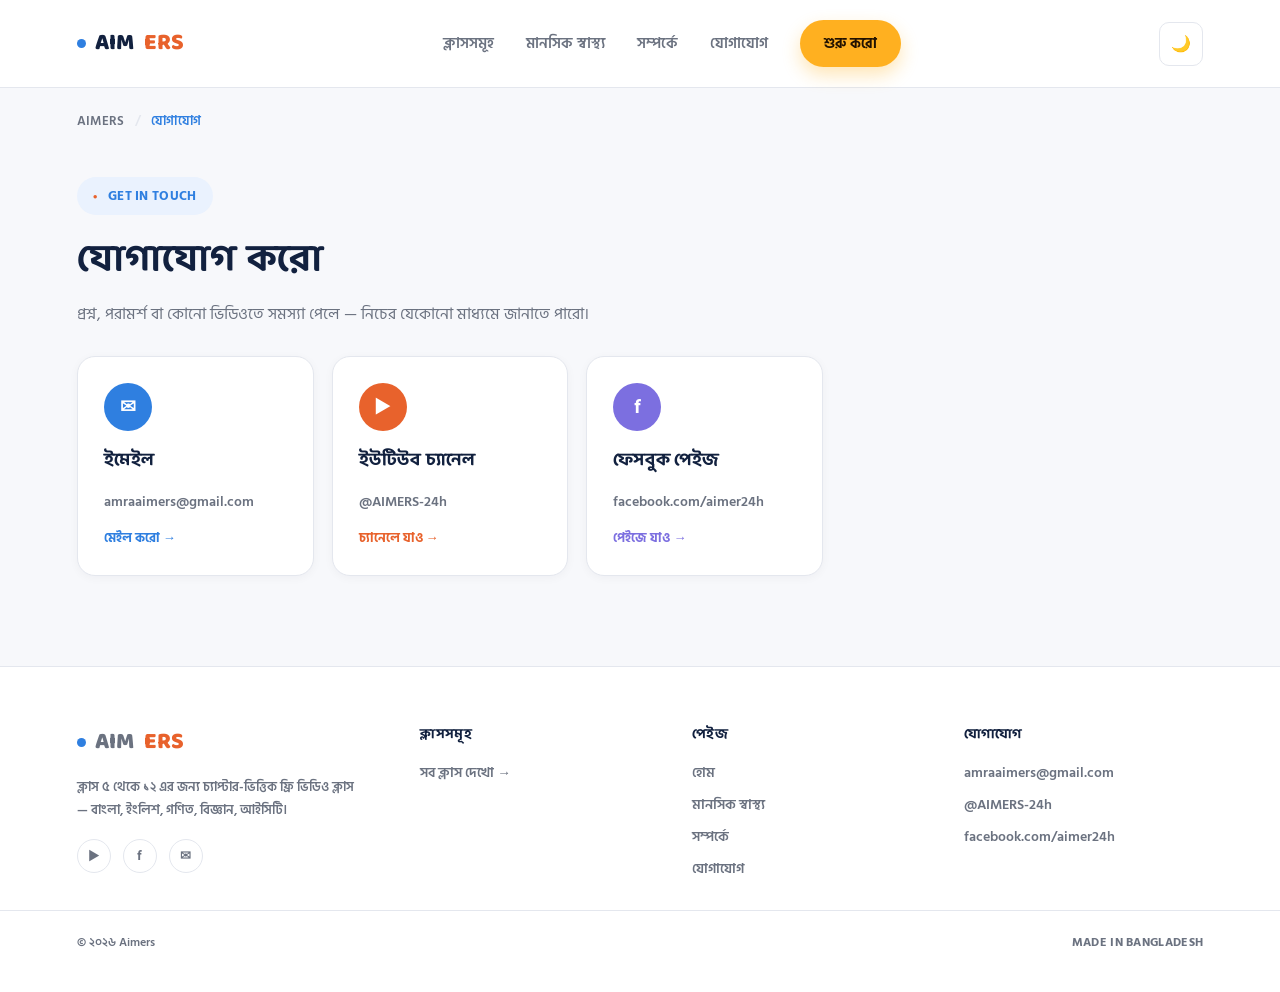
<file: contact.html>
<!DOCTYPE html>
<html lang="bn">
<head>
<meta charset="UTF-8">
<script>
  (function(){
    try{
      var saved = localStorage.getItem('aimers_theme');
      if(saved === 'dark') document.documentElement.setAttribute('data-theme', 'dark');
    }catch(e){}
  })();
</script>
<meta name="viewport" content="width=device-width, initial-scale=1.0">
<title>যোগাযোগ — Aimers</title>
<meta name="description" content="Aimers-এর সাথে যোগাযোগ করো ইমেইল, ইউটিউব বা ফেসবুকের মাধ্যমে।">
<link rel="canonical" href="https://aimers-site.vercel.app/contact.html">
<meta property="og:type" content="website">
<meta property="og:title" content="যোগাযোগ — Aimers">
<meta property="og:description" content="Aimers-এর সাথে যোগাযোগ করো ইমেইল, ইউটিউব বা ফেসবুকের মাধ্যমে।">
<meta property="og:locale" content="bn_BD">
<link rel="icon" type="image/svg+xml" href="favicon.svg">
<link rel="icon" type="image/png" sizes="32x32" href="favicon-32.png">
<link rel="apple-touch-icon" href="apple-touch-icon.png">
<link rel="manifest" href="manifest.webmanifest">
<meta name="theme-color" content="#2F7FE0">
<meta property="og:image" content="https://aimers-site.vercel.app/og-image.png">
<meta property="og:image:width" content="1200">
<meta property="og:image:height" content="630">
<meta name="twitter:card" content="summary_large_image">
<meta name="twitter:image" content="https://aimers-site.vercel.app/og-image.png">
<link rel="preconnect" href="https://fonts.googleapis.com">
<link rel="preconnect" href="https://fonts.gstatic.com" crossorigin>
<link rel="stylesheet" href="https://fonts.googleapis.com/css2?family=Baloo+Da+2:wght@500;600;700;800&family=Hind+Siliguri:wght@400;500;600;700&display=swap" media="print" onload="this.media='all'">
<noscript><link rel="stylesheet" href="https://fonts.googleapis.com/css2?family=Baloo+Da+2:wght@500;600;700;800&family=Hind+Siliguri:wght@400;500;600;700&display=swap"></noscript>
<link rel="stylesheet" href="style.css">
<script type="application/ld+json">
{
  "@context": "https://schema.org",
  "@type": "BreadcrumbList",
  "itemListElement": [
    { "@type": "ListItem", "position": 1, "name": "AIMERS", "item": "https://aimers-site.vercel.app/" },
    { "@type": "ListItem", "position": 2, "name": "যোগাযোগ", "item": "https://aimers-site.vercel.app/contact.html" }
  ]
}
</script>
<script type="application/ld+json">
{
  "@context": "https://schema.org",
  "@type": "Organization",
  "name": "Aimers",
  "url": "https://aimers-site.vercel.app/",
  "contactPoint": {
    "@type": "ContactPoint",
    "email": "amraaimers@gmail.com",
    "contactType": "customer support"
  },
  "sameAs": [
    "https://www.youtube.com/@AIMERS-24h",
    "https://www.facebook.com/aimer24h"
  ]
}
</script>
<style>
  .contact-grid{
    padding:0 6vw 10vh;
    display:grid; grid-template-columns:repeat(auto-fill, minmax(230px,1fr)); gap:18px;
    max-width:900px;
  }
  .contact-card{
    background:var(--panel); border:1px solid var(--line); border-radius:18px; padding:26px;
    display:flex; flex-direction:column; gap:14px; transition:transform .3s, border-color .3s, box-shadow .3s;
    box-shadow:0 2px 10px rgba(18,33,63,0.04);
  }
  .contact-card:hover{ transform:translateY(-6px); border-color:var(--accent); box-shadow:0 16px 30px -10px rgba(18,33,63,0.16); }
  .contact-card .subj-icon{ margin-bottom:0; }
  .contact-card h4{ font-size:18px; font-weight:700; font-family:'Baloo Da 2',sans-serif; }
  .contact-card .val{ font-size:14px; color:var(--muted); word-break:break-word; font-weight:600; }
  .contact-card .go{ font-size:13px; font-weight:700; color:var(--accent); }
</style>
</head>
<body>

<script src="layout.js" data-part="header"></script>


<div class="breadcrumb tech">
  <a href="index.html">AIMERS</a>
  <span class="sep">/</span>
  <span class="current">যোগাযোগ</span>
</div>

<div class="page-head">
  <div class="eyebrow tech">GET IN TOUCH</div>
  <h1>যোগাযোগ করো</h1>
  <p>প্রশ্ন, পরামর্শ বা কোনো ভিডিওতে সমস্যা পেলে — নিচের যেকোনো মাধ্যমে জানাতে পারো।</p>
</div>

<div class="contact-grid">
  <a class="contact-card" style="--accent:#2F7FE0" href="mailto:amraaimers@gmail.com">
    <div class="subj-icon">✉</div>
    <h4>ইমেইল</h4>
    <div class="val">amraaimers@gmail.com</div>
    <div class="go">মেইল করো →</div>
  </a>

  <a class="contact-card" style="--accent:#E8622C" href="https://www.youtube.com/@AIMERS-24h" target="_blank" rel="noopener">
    <div class="subj-icon">▶</div>
    <h4>ইউটিউব চ্যানেল</h4>
    <div class="val">@AIMERS-24h</div>
    <div class="go">চ্যানেলে যাও →</div>
  </a>

  <a class="contact-card" style="--accent:#7C6FE0" href="https://www.facebook.com/aimer24h" target="_blank" rel="noopener">
    <div class="subj-icon">f</div>
    <h4>ফেসবুক পেইজ</h4>
    <div class="val">facebook.com/aimer24h</div>
    <div class="go">পেইজে যাও →</div>
  </a>
</div>

<script src="layout.js" data-part="footer"></script>
</body>
</html>
</file>
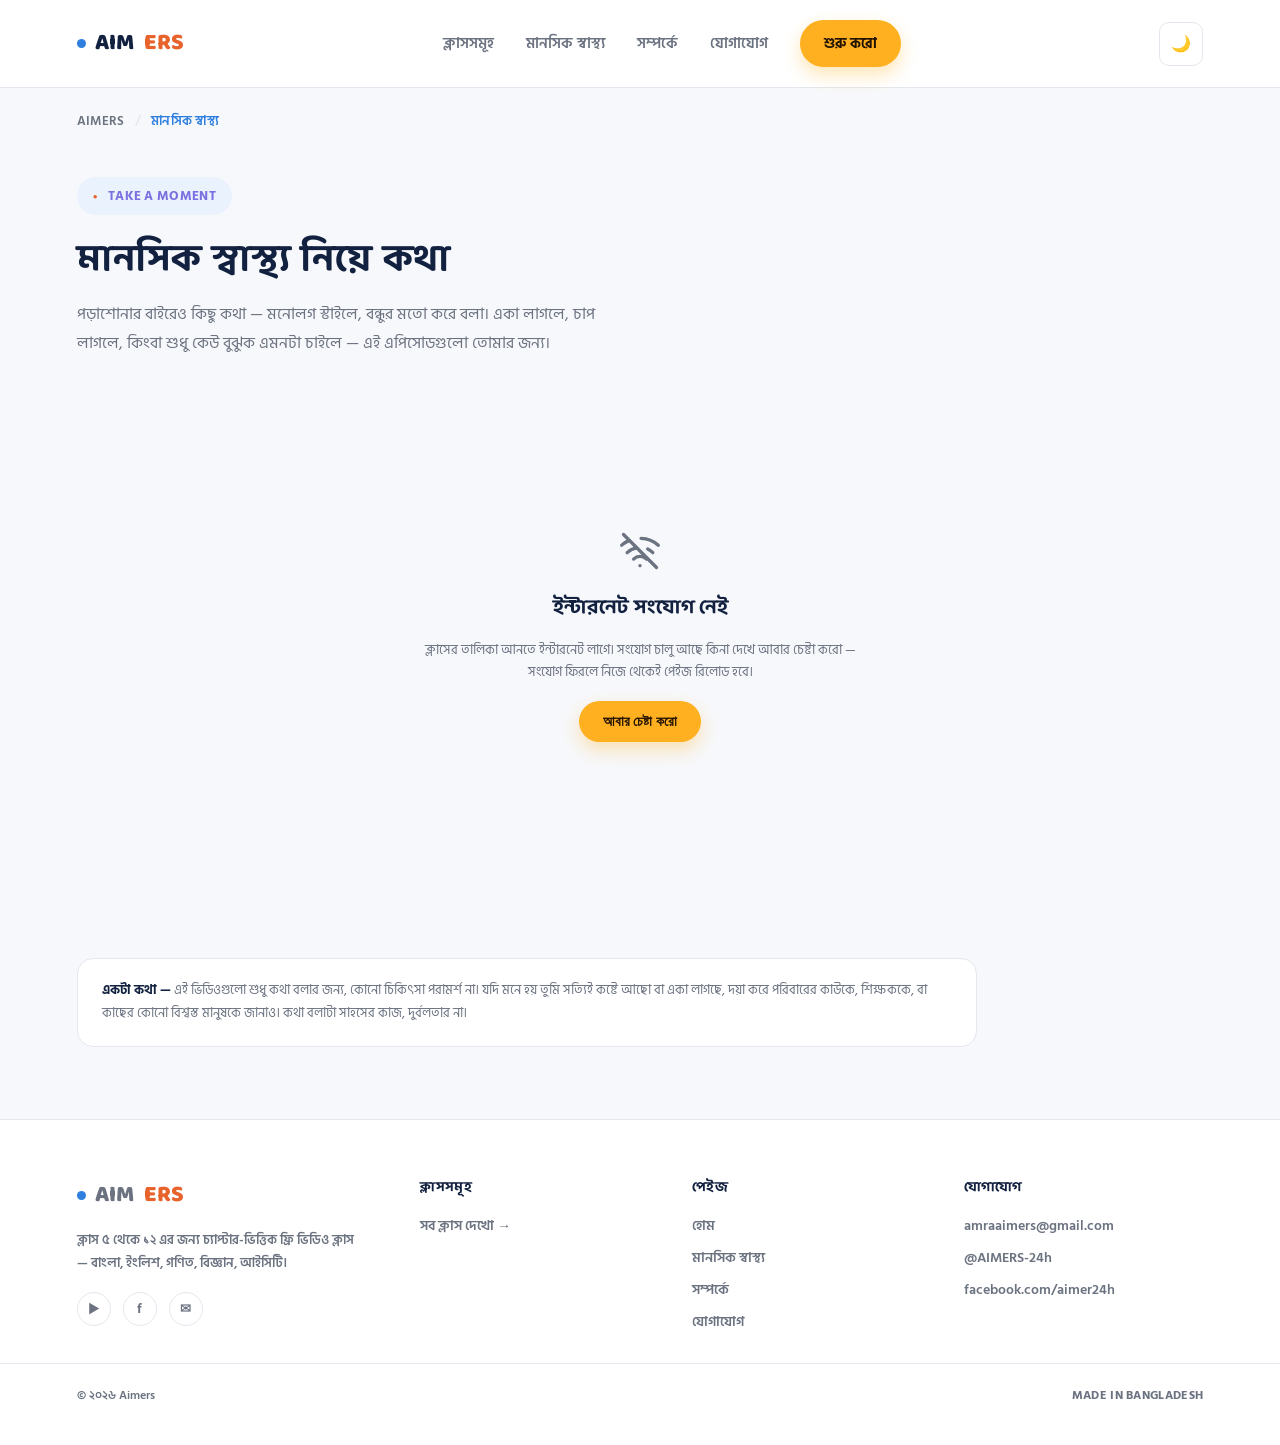
<file: mental-health.html>
<!DOCTYPE html>
<html lang="bn">
<head>
<meta charset="UTF-8">
<script>
  (function(){
    try{
      var saved = localStorage.getItem('aimers_theme');
      if(saved === 'dark') document.documentElement.setAttribute('data-theme', 'dark');
    }catch(e){}
  })();
</script>
<meta name="viewport" content="width=device-width, initial-scale=1.0">
<title>মানসিক স্বাস্থ্য — Aimers</title>
<meta name="description" content="মানসিক স্বাস্থ্য নিয়ে মনোলগ ভিডিও সিরিজ — শিক্ষার্থীদের জন্য সহজ ভাষায়, বন্ধুর মতো করে বলা।">
<link rel="canonical" href="https://aimers-site.vercel.app/mental-health.html">
<meta property="og:type" content="website">
<meta property="og:title" content="মানসিক স্বাস্থ্য — Aimers">
<meta property="og:description" content="মানসিক স্বাস্থ্য নিয়ে মনোলগ ভিডিও সিরিজ, শিক্ষার্থীদের জন্য।">
<meta property="og:locale" content="bn_BD">
<link rel="icon" type="image/svg+xml" href="favicon.svg">
<link rel="icon" type="image/png" sizes="32x32" href="favicon-32.png">
<link rel="apple-touch-icon" href="apple-touch-icon.png">
<link rel="manifest" href="manifest.webmanifest">
<meta name="theme-color" content="#2F7FE0">
<meta property="og:image" content="https://aimers-site.vercel.app/og-image.png">
<meta property="og:image:width" content="1200">
<meta property="og:image:height" content="630">
<meta name="twitter:card" content="summary_large_image">
<meta name="twitter:image" content="https://aimers-site.vercel.app/og-image.png">
<link rel="preconnect" href="https://fonts.googleapis.com">
<link rel="preconnect" href="https://fonts.gstatic.com" crossorigin>
<link rel="stylesheet" href="https://fonts.googleapis.com/css2?family=Baloo+Da+2:wght@500;600;700;800&family=Hind+Siliguri:wght@400;500;600;700&display=swap" media="print" onload="this.media='all'">
<noscript><link rel="stylesheet" href="https://fonts.googleapis.com/css2?family=Baloo+Da+2:wght@500;600;700;800&family=Hind+Siliguri:wght@400;500;600;700&display=swap"></noscript>
<link rel="stylesheet" href="style.css">
<script type="application/ld+json">
{
  "@context": "https://schema.org",
  "@type": "BreadcrumbList",
  "itemListElement": [
    { "@type": "ListItem", "position": 1, "name": "AIMERS", "item": "https://aimers-site.vercel.app/" },
    { "@type": "ListItem", "position": 2, "name": "মানসিক স্বাস্থ্য", "item": "https://aimers-site.vercel.app/mental-health.html" }
  ]
}
</script>
<style>
  .watch-wrap{
    display:grid; grid-template-columns:1fr 340px; gap:22px;
    padding:4vh 6vw 12vh; align-items:start;
  }
  .watch-main .player-mock{ padding:0; overflow:hidden; }
  .watch-main .player-screen{ height:min(52vh, 460px); border-radius:18px 18px 0 0; }
  .watch-main .player-mock .player-top{ padding:14px 16px 0; }
  .watch-main .player-mock .player-bar{ padding:0 16px 14px; }
  .watch-title{ margin-top:20px; font-size:22px; font-weight:700; font-family:'Baloo Da 2',sans-serif; }
  .watch-meta{ margin-top:8px; font-size:13px; color:var(--muted); font-weight:600; }

  .empty-note{
    display:flex; flex-direction:column; align-items:center; gap:10px;
    color:var(--muted); text-align:center; padding:0 20px;
  }
  .empty-note .ring{
    width:52px; height:52px; border-radius:50%; border:1.5px dashed var(--purple); background:var(--panel);
    display:flex; align-items:center; justify-content:center; font-size:18px; color:var(--purple);
  }
  .empty-note .tech{ font-size:12px; }

  .ep-panel{
    background:var(--panel); border:1px solid var(--line); border-radius:18px; padding:16px;
    max-height:640px; overflow-y:auto; box-shadow:0 4px 20px rgba(18,33,63,0.06);
  }
  .ep-panel h4{
    font-size:14px; color:var(--muted); font-weight:700;
    padding-bottom:12px; border-bottom:1px solid var(--line); margin-bottom:6px;
  }
  .ep-row{
    display:flex; align-items:center; gap:12px; padding:12px 8px; cursor:pointer; border-radius:8px;
    border-left:2px solid transparent; transition:background .2s, border-color .2s;
  }
  .ep-row:hover{ background:#F7F5FF; }
  .ep-row.active{ background:#EFEBFF; border-left-color:var(--purple); }
  .ep-row .num{ font-size:12px; color:var(--muted); width:26px; flex-shrink:0; font-weight:600; }
  .ep-row.active .num{ color:var(--purple); }
  .ep-row .t{ font-size:13.5px; color:var(--text); line-height:1.5; }

  .care-note{
    margin:0 6vw 8vh; padding:20px 24px; border:1px solid var(--line); border-radius:16px; background:var(--panel);
    font-size:13px; color:var(--muted); line-height:1.8; max-width:900px;
  }
  .care-note strong{ color:var(--text); }

  @media (max-width:900px){
    .watch-wrap{ grid-template-columns:1fr; padding:3vh 5vw 6vh; }
    .ep-panel{ max-height:340px; }
    .skeleton-video-wrap{ grid-template-columns:1fr; }
  }
  .skeleton-video-wrap{ display:grid; grid-template-columns:1fr 340px; gap:22px; }

  html[data-theme="dark"] .ep-row:hover{ background:#241E3A; }
  html[data-theme="dark"] .ep-row.active{ background:#2A2247; }
</style>
</head>
<body>

<script src="layout.js" data-part="header"></script>


<div class="breadcrumb tech">
  <a href="index.html">AIMERS</a>
  <span class="sep">/</span>
  <span class="current">মানসিক স্বাস্থ্য</span>
</div>

<div class="page-head">
  <div class="eyebrow tech" style="color:var(--purple);">TAKE A MOMENT</div>
  <h1>মানসিক স্বাস্থ্য নিয়ে কথা</h1>
  <p>পড়াশোনার বাইরেও কিছু কথা — মনোলগ স্টাইলে, বন্ধুর মতো করে বলা। একা লাগলে, চাপ লাগলে, কিংবা শুধু কেউ বুঝুক এমনটা চাইলে — এই এপিসোডগুলো তোমার জন্য।</p>
</div>

<div class="watch-wrap" id="watchWrap">
  <div id="loadState" class="skeleton-video-wrap" style="grid-column:1/-1;">
    <div>
      <div class="skeleton skeleton-player"></div>
      <div class="skeleton-line w60" style="margin-top:20px; height:16px;"></div>
      <div class="skeleton-line w40" style="margin-top:10px;"></div>
    </div>
    <div class="skeleton-rows" style="margin-top:0;">
      <div class="skeleton"></div>
      <div class="skeleton"></div>
      <div class="skeleton"></div>
    </div>
  </div>
  <div class="watch-main" id="watchMain" style="display:none;">
    <div class="player-mock">
      <div class="player-top">
        <span class="pulse-badge" style="background:var(--purple);"></span>
        <span class="tech player-tag">NOW PLAYING</span>
        <span class="tech player-ch">মানসিক স্বাস্থ্য</span>
      </div>
      <div class="player-screen" id="playerScreen">
        <div class="empty-note">
          <div class="ring">▶</div>
          <div class="tech">ভিডিও শীঘ্রই যুক্ত হবে</div>
        </div>
      </div>
    </div>
    <div class="watch-title" id="watchTitle">এপিসোডের শিরোনাম</div>
    <div class="watch-meta tech" id="watchMeta">EPISODE 01</div>
  </div>

  <div class="ep-panel" id="epPanel" style="display:none;">
    <h4 class="tech">এপিসোড লিস্ট</h4>
    <div id="epList"></div>
  </div>
</div>

<div class="care-note">
  <strong>একটা কথা —</strong> এই ভিডিওগুলো শুধু কথা বলার জন্য, কোনো চিকিৎসা পরামর্শ না। যদি মনে হয় তুমি সত্যিই কষ্টে আছো বা একা লাগছে, দয়া করে পরিবারের কাউকে, শিক্ষককে, বা কাছের কোনো বিশ্বস্ত মানুষকে জানাও। কথা বলাটা সাহসের কাজ, দুর্বলতার না।
</div>

<script src="layout.js" data-part="footer"></script>

<script src="data.js"></script>
<script>
  const loadState = document.getElementById('loadState');

  async function main(){
    let episodes = [];
    try{
      episodes = await loadMentalHealth();
    } catch(err){
      renderLoadError(loadState, err);
      return;
    }

    if(episodes.length === 0){
      loadState.className = 'state-screen';
      loadState.innerHTML = `
        <div class="tech">শীঘ্রই আসছে</div>
        <p>এখনো কোনো এপিসোড যুক্ত হয়নি। শীঘ্রই যুক্ত হবে।</p>
      `;
      return;
    }

    loadState.style.display = 'none';
    document.getElementById('watchMain').style.display = '';
    document.getElementById('epPanel').style.display = '';

    const listEl = document.getElementById('epList');
    const screenEl = document.getElementById('playerScreen');

    function renderEp(index){
      const ep = episodes[index];
      document.getElementById('watchTitle').textContent = ep.title;
      document.getElementById('watchMeta').textContent = `EPISODE ${String(index+1).padStart(2,'0')} OF ${String(episodes.length).padStart(2,'0')}`;

      screenEl.innerHTML = ep.youtubeId
        ? `<iframe width="100%" height="100%" style="border:0;" src="https://www.youtube.com/embed/${encodeURIComponent(ep.youtubeId)}" title="${escapeHtml(ep.title)}" allow="accelerometer; autoplay; clipboard-write; encrypted-media; gyroscope; picture-in-picture" allowfullscreen></iframe>`
        : `<div class="empty-note"><div class="ring">▶</div><div class="tech">ভিডিও শীঘ্রই যুক্ত হবে</div></div>`;

      [...listEl.children].forEach((row, i) => row.classList.toggle('active', i === index));
    }

    episodes.forEach((ep, i) => {
      const row = document.createElement('div');
      row.className = 'ep-row';
      row.tabIndex = 0;
      row.innerHTML = `
        <span class="num tech">${escapeHtml(ep.episode || String(i+1).padStart(2,'0'))}</span>
        <span class="t">${escapeHtml(ep.title)}</span>
      `;
      row.addEventListener('click', () => renderEp(i));
      row.addEventListener('keydown', (e) => { if(e.key === 'Enter') renderEp(i); });
      listEl.appendChild(row);
    });

    renderEp(0);
  }

  main();
</script>

</body>
</html>
</file>
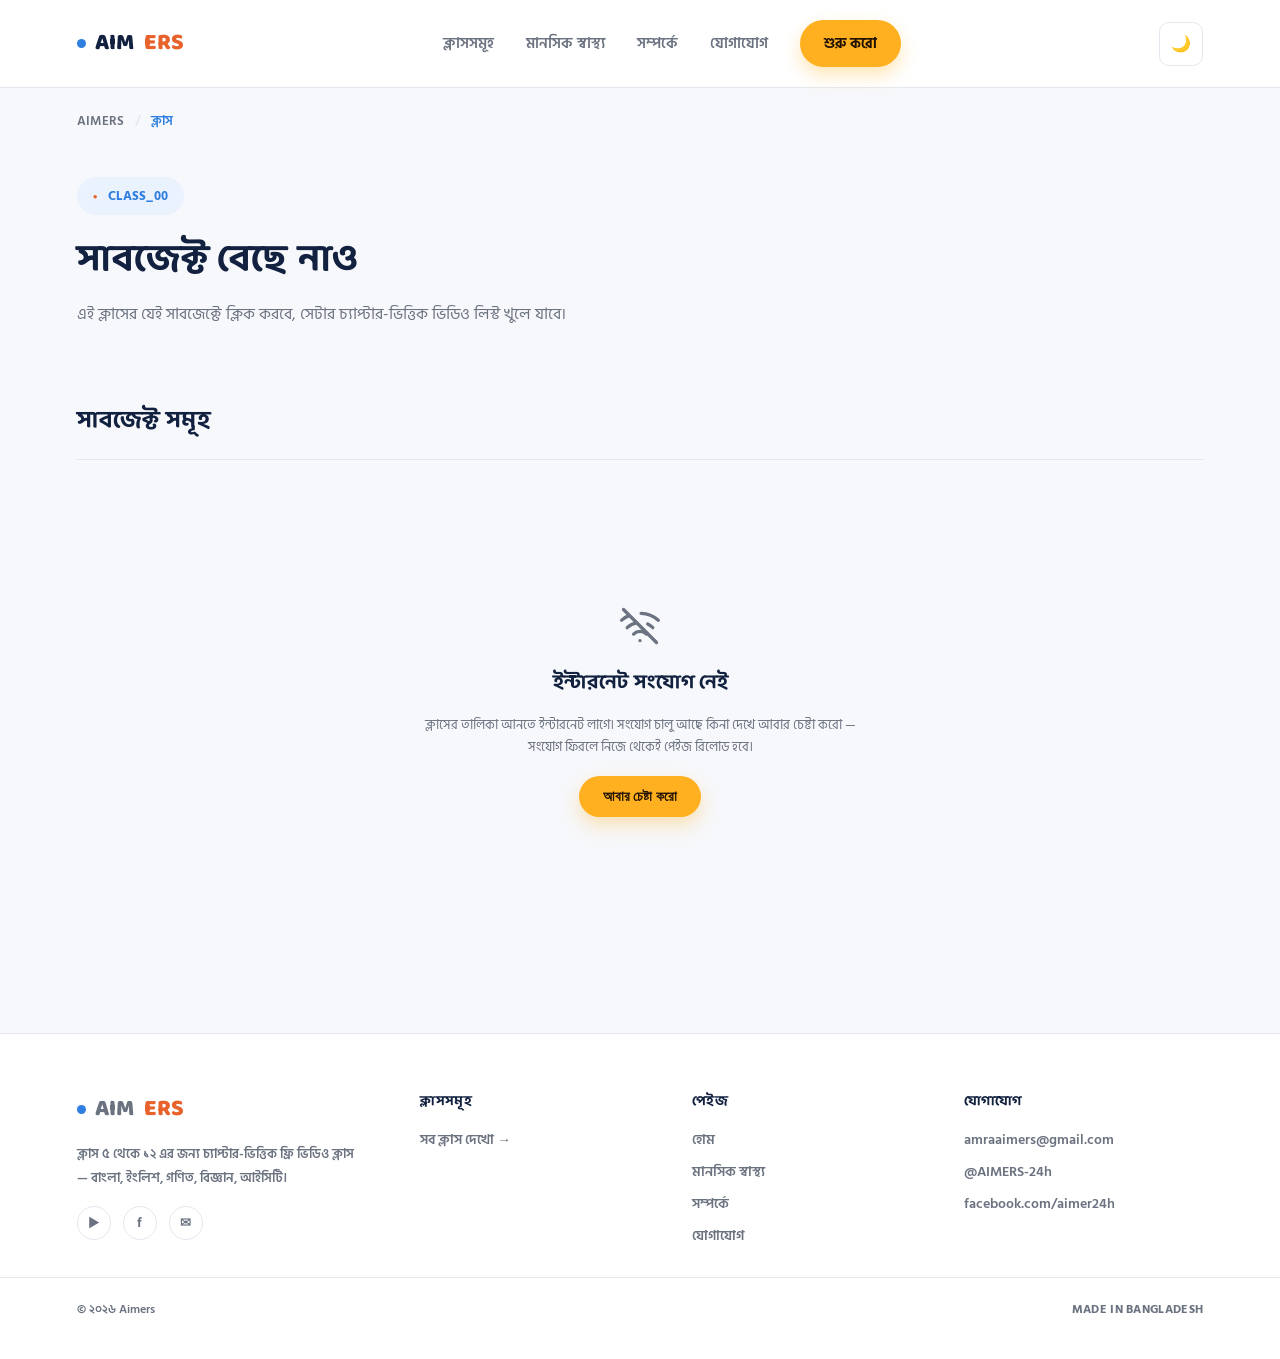
<file: subject.html>
<!DOCTYPE html>
<html lang="bn">
<head>
<meta charset="UTF-8">
<script>
  (function(){
    try{
      var saved = localStorage.getItem('aimers_theme');
      if(saved === 'dark') document.documentElement.setAttribute('data-theme', 'dark');
    }catch(e){}
  })();
</script>
<meta name="viewport" content="width=device-width, initial-scale=1.0">
<title>সাবজেক্ট বেছে নাও — Aimers</title>
<meta name="description" content="তোমার ক্লাসের সব সাবজেক্ট — বাংলা, ইংলিশ, গণিত, বিজ্ঞান, আইসিটি — বেছে নিয়ে চ্যাপ্টার-ভিত্তিক ভিডিও ক্লাস দেখো, সম্পূর্ণ ফ্রি।">
<link rel="canonical" href="https://aimers-site.vercel.app/subject.html">
<meta property="og:type" content="website">
<meta property="og:title" content="সাবজেক্ট বেছে নাও — Aimers">
<meta property="og:description" content="তোমার ক্লাসের সব সাবজেক্ট বেছে নিয়ে চ্যাপ্টার-ভিত্তিক ভিডিও ক্লাস দেখো।">
<meta property="og:locale" content="bn_BD">
<link rel="icon" type="image/svg+xml" href="favicon.svg">
<link rel="icon" type="image/png" sizes="32x32" href="favicon-32.png">
<link rel="apple-touch-icon" href="apple-touch-icon.png">
<link rel="manifest" href="manifest.webmanifest">
<meta name="theme-color" content="#2F7FE0">
<meta property="og:image" content="https://aimers-site.vercel.app/og-image.png">
<meta property="og:image:width" content="1200">
<meta property="og:image:height" content="630">
<meta name="twitter:card" content="summary_large_image">
<meta name="twitter:image" content="https://aimers-site.vercel.app/og-image.png">
<link rel="preconnect" href="https://fonts.googleapis.com">
<link rel="preconnect" href="https://fonts.gstatic.com" crossorigin>
<link rel="stylesheet" href="https://fonts.googleapis.com/css2?family=Baloo+Da+2:wght@500;600;700;800&family=Hind+Siliguri:wght@400;500;600;700&display=swap" media="print" onload="this.media='all'">
<noscript><link rel="stylesheet" href="https://fonts.googleapis.com/css2?family=Baloo+Da+2:wght@500;600;700;800&family=Hind+Siliguri:wght@400;500;600;700&display=swap"></noscript>
<link rel="stylesheet" href="style.css">
</head>
<body>

<script src="layout.js" data-part="header"></script>


<div class="breadcrumb tech">
  <a href="index.html">AIMERS</a>
  <span class="sep">/</span>
  <span class="current" id="crumbClass">ক্লাস</span>
</div>

<div class="page-head">
  <div class="eyebrow tech" id="classTag">CLASS_00</div>
  <h1 id="pageTitle">সাবজেক্ট বেছে নাও</h1>
  <p>এই ক্লাসের যেই সাবজেক্টে ক্লিক করবে, সেটার চ্যাপ্টার-ভিত্তিক ভিডিও লিস্ট খুলে যাবে।</p>
</div>

<section class="section-wrap">
  <div class="section-head">
    <h2>সাবজেক্ট সমূহ</h2>
    <span class="tech" id="subjCount">LOADING...</span>
  </div>
  <div id="loadState" class="skeleton-grid">
    <div class="skeleton skeleton-card"><div class="skeleton-line w40"></div><div class="skeleton-line w80"></div><div class="skeleton-line w60"></div></div>
    <div class="skeleton skeleton-card"><div class="skeleton-line w40"></div><div class="skeleton-line w80"></div><div class="skeleton-line w60"></div></div>
    <div class="skeleton skeleton-card"><div class="skeleton-line w40"></div><div class="skeleton-line w80"></div><div class="skeleton-line w60"></div></div>
    <div class="skeleton skeleton-card"><div class="skeleton-line w40"></div><div class="skeleton-line w80"></div><div class="skeleton-line w60"></div></div>
  </div>
  <div class="grid" id="subjectGrid"></div>
</section>

<script src="layout.js" data-part="footer"></script>

<script src="data.js"></script>
<script>
  const params = new URLSearchParams(window.location.search);
  const classId = params.get('class');
  const grid = document.getElementById('subjectGrid');
  const loadState = document.getElementById('loadState');

  async function main(){
    try{
      await loadData();
    } catch(err){
      document.getElementById('subjCount').textContent = '';
      renderLoadError(loadState, err);
      return;
    }

    const cls = getClass(classId);
    if(!cls || !cls.ready){
      window.location.href = 'index.html';
      return;
    }

    loadState.style.display = 'none';
    document.getElementById('crumbClass').textContent = `ক্লাস ${cls.num}`;
    document.getElementById('classTag').textContent = `CLASS_${cls.id.padStart(2,'0')}`;
    document.getElementById('pageTitle').textContent = `ক্লাস ${cls.num} — সাবজেক্ট বেছে নাও`;
    document.getElementById('subjCount').textContent = `${cls.subjects.length} SUBJECTS`;
    document.title = `ক্লাস ${cls.num} সাবজেক্ট — Aimers`;

    // JSON-LD breadcrumb — SEO-এর জন্য, বাকি কোনো লজিক প্রভাবিত করে না
    const breadcrumbScript = document.createElement('script');
    breadcrumbScript.type = 'application/ld+json';
    breadcrumbScript.textContent = JSON.stringify({
      "@context": "https://schema.org",
      "@type": "BreadcrumbList",
      "itemListElement": [
        { "@type": "ListItem", "position": 1, "name": "AIMERS", "item": "https://aimers-site.vercel.app/" },
        { "@type": "ListItem", "position": 2, "name": `ক্লাস ${cls.num}`, "item": `https://aimers-site.vercel.app/subject.html?class=${cls.id}` }
      ]
    });
    document.head.appendChild(breadcrumbScript);

    cls.subjects.forEach(key => {
      const s = getSubject(key);
      const count = videoCount(cls.id, key);
      const isEmpty = count === 0;
      const progress = isEmpty ? null : getSubjectProgress(cls.id, key);

      const card = document.createElement('div');
      card.className = 'card' + (isEmpty ? ' coming' : '');
      card.style.setProperty('--accent', s.accent);
      card.tabIndex = 0;
      card.innerHTML = `
        ${isEmpty ? '<div class="badge">শীঘ্রই</div>' : ''}
        <div class="subj-icon">${escapeHtml(s.icon)}</div>
        <h3>${escapeHtml(s.name)}</h3>
        <div class="count"><span class="n">${count}</span>টি ভিডিও${progress && progress.watched > 0 ? ` · <span class="n">${progress.watched}</span>টি দেখা হয়েছে` : ''}</div>
        ${isEmpty ? '' : '<div class="go">ভিডিও দেখো →</div>'}
      `;
      if(!isEmpty){
        card.addEventListener('click', () => {
          window.location.href = `video.html?class=${cls.id}&subject=${key}`;
        });
        card.addEventListener('keydown', (e) => { if(e.key === 'Enter') card.click(); });
      }
      grid.appendChild(card);
    });
  }

  main();
</script>

</body>
</html>
</file>
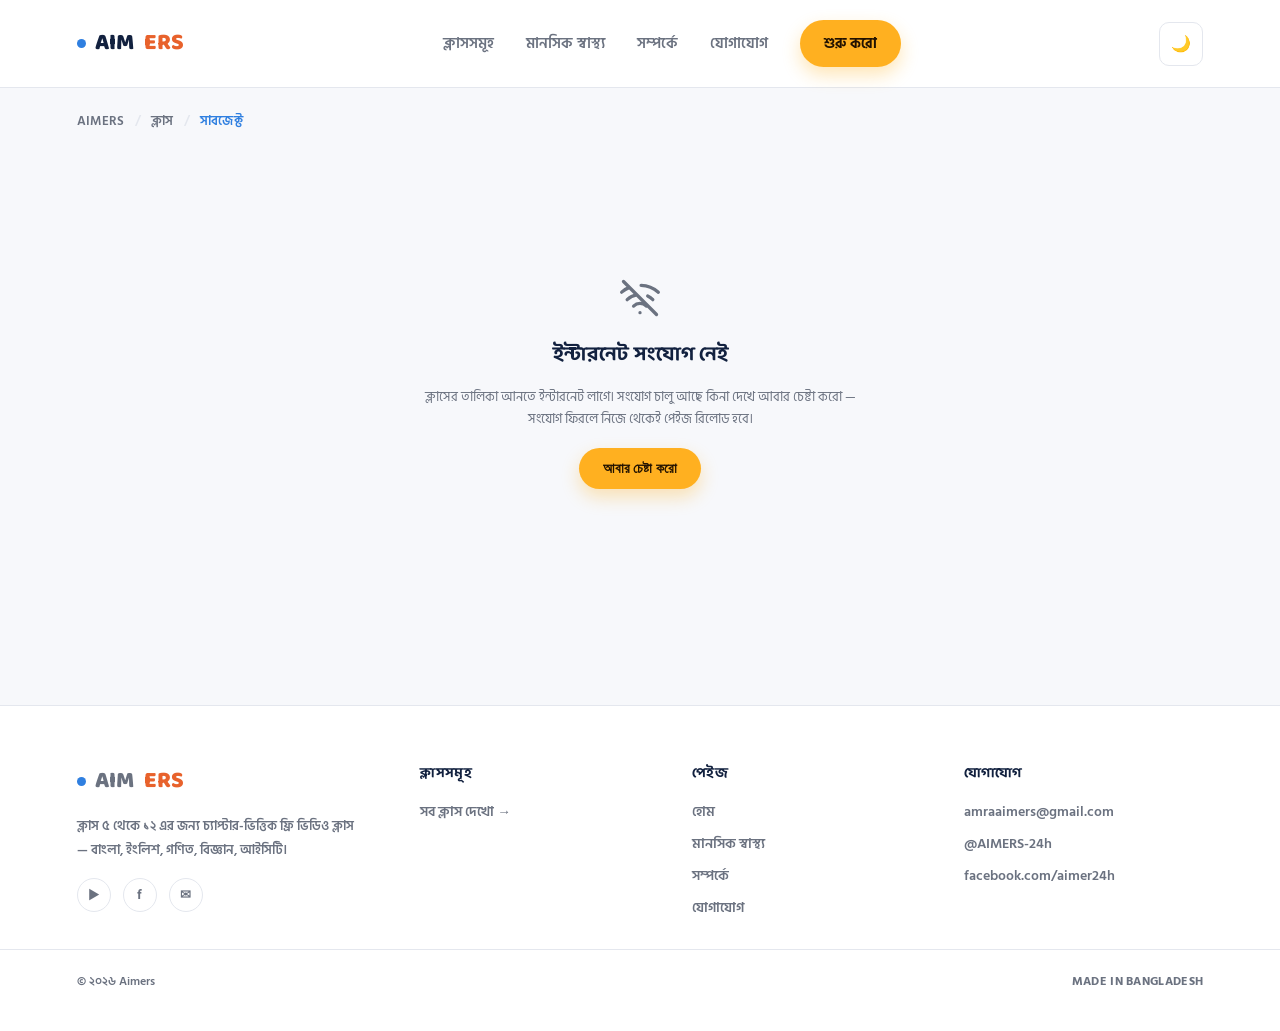
<file: video.html>
<!DOCTYPE html>
<html lang="bn">
<head>
<meta charset="UTF-8">
<script>
  (function(){
    try{
      var saved = localStorage.getItem('aimers_theme');
      if(saved === 'dark') document.documentElement.setAttribute('data-theme', 'dark');
    }catch(e){}
  })();
</script>
<meta name="viewport" content="width=device-width, initial-scale=1.0">
<title>ভিডিও দেখো — Aimers</title>
<meta name="description" content="চ্যাপ্টার-ভিত্তিক ভিডিও ক্লাস দেখো, সম্পূর্ণ ফ্রি — Aimers-এ।">
<link rel="canonical" href="https://aimers-site.vercel.app/video.html">
<meta property="og:type" content="video.other">
<meta property="og:title" content="ভিডিও দেখো — Aimers">
<meta property="og:description" content="চ্যাপ্টার-ভিত্তিক ভিডিও ক্লাস দেখো, সম্পূর্ণ ফ্রি।">
<meta property="og:locale" content="bn_BD">
<link rel="icon" type="image/svg+xml" href="favicon.svg">
<link rel="icon" type="image/png" sizes="32x32" href="favicon-32.png">
<link rel="apple-touch-icon" href="apple-touch-icon.png">
<link rel="manifest" href="manifest.webmanifest">
<meta name="theme-color" content="#2F7FE0">
<meta property="og:image" content="https://aimers-site.vercel.app/og-image.png">
<meta property="og:image:width" content="1200">
<meta property="og:image:height" content="630">
<meta name="twitter:card" content="summary_large_image">
<meta name="twitter:image" content="https://aimers-site.vercel.app/og-image.png">
<link rel="preconnect" href="https://fonts.googleapis.com">
<link rel="preconnect" href="https://fonts.gstatic.com" crossorigin>
<link rel="stylesheet" href="https://fonts.googleapis.com/css2?family=Baloo+Da+2:wght@500;600;700;800&family=Hind+Siliguri:wght@400;500;600;700&display=swap" media="print" onload="this.media='all'">
<noscript><link rel="stylesheet" href="https://fonts.googleapis.com/css2?family=Baloo+Da+2:wght@500;600;700;800&family=Hind+Siliguri:wght@400;500;600;700&display=swap"></noscript>
<link rel="stylesheet" href="style.css">
<style>
  .watch-wrap{
    display:grid; grid-template-columns:1fr 340px; gap:22px;
    padding:4vh 6vw 12vh; align-items:start;
  }
  .watch-main .player-mock{ padding:0; overflow:hidden; }
  .watch-main .player-screen{ height:min(52vh, 460px); border-radius:18px 18px 0 0; }
  .watch-main .player-mock .player-top{ padding:14px 16px 0; }
  .watch-main .player-mock .player-bar{ padding:0 16px 14px; }
  .watch-title{ margin:20px 0 0 0; font-size:22px; font-weight:700; font-family:'Baloo Da 2',sans-serif; }
  .watch-meta{ margin-top:8px; font-size:13px; color:var(--muted); font-weight:600; }

  .watch-actions{ margin-top:18px; display:flex; align-items:center; gap:20px; flex-wrap:wrap; }
  .autoplay-toggle{
    display:flex; align-items:center; gap:8px;
    font-size:13px; color:var(--muted); cursor:pointer; user-select:none; font-weight:600;
  }
  .autoplay-toggle input{ accent-color:var(--cyan); width:16px; height:16px; cursor:pointer; }
  #nextTopicBtn:disabled{ opacity:0.4; cursor:default; box-shadow:none; }

  .share-btn{
    font-weight:700; font-size:13px; color:var(--text);
    background:none; border:1px solid var(--line); border-radius:10px; padding:10px 18px; cursor:pointer;
    transition:border-color .2s, color .2s;
  }
  .share-btn:hover{ border-color:var(--cyan); color:var(--cyan); }
  .share-btn.copied{ border-color:var(--yellow); color:#8a5300; }

  /* মোবাইলে স্ক্রল করলে প্লেয়ার ছোট হয়ে উপরে "মিনি" আকারে লেগে থাকে */
  .mini-close{
    display:none; position:absolute; top:4px; right:4px; z-index:6; width:32px; height:32px;
    background:rgba(18,33,63,0.55); color:#fff; border:none; border-radius:50%;
    align-items:center; justify-content:center; cursor:pointer; font-size:13px;
  }
  @media (max-width:900px){
    .player-mock.mini{
      position:fixed; top:auto; bottom:16px; right:16px; left:auto;
      width:180px; height:105px; z-index:90; border-radius:16px;
      box-shadow:0 14px 34px rgba(18,33,63,0.35); border-color:var(--cyan);
    }
    .player-mock.mini .player-top,
    .player-mock.mini .player-bar{ display:none; }
    .player-mock.mini .player-screen{ height:100%; border-radius:16px; }
    .player-mock.mini .mini-close{ display:flex; }
  }

  #ytPlayer{ width:100%; height:100%; }
  #ytPlayer iframe{ width:100%; height:100%; display:block; }
  .empty-note{ position:absolute; inset:0; }

  .empty-note{
    display:flex; flex-direction:column; align-items:center; gap:10px;
    color:var(--muted); text-align:center; padding:0 20px;
  }
  .empty-note .ring{
    width:52px; height:52px; border-radius:50%; border:1.5px dashed var(--cyan); background:var(--panel);
    display:flex; align-items:center; justify-content:center; font-size:18px; color:var(--cyan);
  }
  .empty-note .tech{ font-size:12px; }

  .chapter-panel{
    background:var(--panel); border:1px solid var(--line); border-radius:18px; padding:16px;
    max-height:640px; overflow-y:auto; box-shadow:0 4px 20px rgba(18,33,63,0.06);
  }
  .chapter-panel h4{
    font-size:14px; color:var(--muted); font-weight:700;
    padding-bottom:12px; border-bottom:1px solid var(--line); margin-bottom:6px;
  }

  .chap-group{ border-bottom:1px solid var(--line); }
  .chap-group:last-child{ border-bottom:none; }
  .chap-head{
    display:flex; align-items:center; gap:10px; padding:14px 8px; cursor:pointer; border-radius:8px;
    transition:background .2s;
  }
  .chap-head:hover{ background:#F5F8FF; }
  .chap-head .chevron{
    font-size:12px; color:var(--cyan);
    transition:transform .25s; flex-shrink:0;
  }
  .chap-group.open .chap-head .chevron{ transform:rotate(90deg); }
  .chap-head .name{ font-size:14px; font-weight:700; color:var(--text); flex:1; }
  .chap-head .count{ font-size:11px; color:var(--muted); font-weight:700; }

  .chap-body{ display:none; padding-bottom:8px; }
  .chap-group.open .chap-body{ display:block; }

  .chap-row{
    display:flex; align-items:center; gap:12px; padding:10px 8px 10px 26px; cursor:pointer; border-radius:8px;
    border-left:2px solid transparent; transition:background .2s, border-color .2s;
  }
  .chap-row:hover{ background:#F5F8FF; }
  .chap-row.active{ background:#EAF2FE; border-left-color:var(--cyan); }
  .chap-row .num{ font-size:12px; color:var(--muted); width:22px; flex-shrink:0; font-weight:600; }
  .chap-row.active .num{ color:var(--cyan); }
  .chap-row .t{ font-size:13.5px; color:var(--text); line-height:1.5; }
  .status-mark{
    margin-left:auto; width:16px; text-align:center; flex-shrink:0;
    font-size:13px; color:var(--cyan); font-weight:700;
    display:inline-block;
  }
  .status-mark:empty::before{
    content:''; display:inline-block; width:6px; height:6px; border-radius:50%; background:var(--line);
  }
  @keyframes mark-pop{
    0%{ transform:scale(0); opacity:0; }
    55%{ transform:scale(1.4); opacity:1; }
    100%{ transform:scale(1); opacity:1; }
  }
  .status-mark.pop{ animation:mark-pop .45s cubic-bezier(.34,1.56,.64,1); }
  .chap-head .head-count{ font-size:11px; color:var(--muted); font-weight:700; }
  .chap-head .head-count .w{ color:var(--cyan); }

  @media (max-width:900px){
    .watch-wrap{ grid-template-columns:1fr; padding:3vh 5vw 8vh; }
    .chapter-panel{ max-height:340px; }
    .skeleton-video-wrap{ grid-template-columns:1fr; }
  }
  .skeleton-video-wrap{ display:grid; grid-template-columns:1fr 340px; gap:22px; }

  html[data-theme="dark"] .chap-head:hover,
  html[data-theme="dark"] .chap-row:hover{ background:#1B2A44; }
  html[data-theme="dark"] .chap-row.active{ background:#1B2A44; }
</style>
</head>
<body>

<script src="layout.js" data-part="header"></script>


<div class="breadcrumb tech">
  <a href="index.html">AIMERS</a>
  <span class="sep">/</span>
  <a href="#" id="crumbClass">ক্লাস</a>
  <span class="sep">/</span>
  <span class="current" id="crumbSubject">সাবজেক্ট</span>
</div>

<div class="watch-wrap" id="watchWrap">
  <div id="loadState" class="skeleton-video-wrap" style="grid-column:1/-1;">
    <div>
      <div class="skeleton skeleton-player"></div>
      <div class="skeleton-line w60" style="margin-top:20px; height:16px;"></div>
      <div class="skeleton-line w40" style="margin-top:10px;"></div>
    </div>
    <div class="skeleton-rows" style="margin-top:0;">
      <div class="skeleton"></div>
      <div class="skeleton"></div>
      <div class="skeleton"></div>
      <div class="skeleton"></div>
    </div>
  </div>
  <div class="watch-main" id="watchMain" style="display:none;">
    <div class="player-mock" id="playerMock">
      <button class="mini-close" id="miniClose" aria-label="বন্ধ করো">✕</button>
      <div class="player-top">
        <span class="pulse-badge"></span>
        <span class="tech player-tag">NOW PLAYING</span>
        <span class="tech player-ch" id="playerTag">CLASS_00 · সাবজেক্ট</span>
      </div>
      <div class="player-screen" id="playerScreen">
        <div id="ytPlayerWrap" style="display:none; position:absolute; inset:0;">
          <div id="ytPlayer"></div>
        </div>
        <div class="empty-note" id="emptyNote">
          <div class="ring">▶</div>
          <div class="tech">ভিডিও শীঘ্রই যুক্ত হবে</div>
        </div>
      </div>
    </div>
    <div id="scrollSentinel"></div>
    <h1 class="watch-title" id="watchTitle">অধ্যায় শিরোনাম</h1>
    <div class="watch-meta tech" id="watchMeta">CHAPTER 01 OF 00</div>
    <div class="watch-actions">
      <button class="cta-btn" id="nextTopicBtn">পরের টপিক →</button>
      <label class="autoplay-toggle">
        <input type="checkbox" id="autoplayToggle">
        অটো-প্লে পরবর্তী
      </label>
      <button class="share-btn tech" id="shareBtn" type="button">শেয়ার করো</button>
    </div>
  </div>

  <div class="chapter-panel" id="chapterPanel" style="display:none;">
    <h4 class="tech">অধ্যায় ও টপিক</h4>
    <div id="chapterList"></div>
  </div>
</div>

<script src="layout.js" data-part="footer"></script>

<script src="https://www.youtube.com/iframe_api"></script>
<script src="data.js"></script>
<script>
  const params = new URLSearchParams(window.location.search);
  const classId = params.get('class');
  const subjectKey = params.get('subject');
  const wantChapter = params.get('chapter'); // ঐচ্ছিক — দেওয়া থাকলে সেটাই খোলা অবস্থায় শুরু হবে
  const wantTopic = params.get('topic');
  const loadState = document.getElementById('loadState');

  // ---- YouTube IFrame API সেটআপ ----
  let ytPlayer = null;
  let ytApiReady = false;
  let pendingVideoId = null;
  let goToNext = function(){}; // main() এর ভিতরে আসল লজিক বসবে, কিন্তু ভ্যারিয়েবলটা এখানেই ডিক্লেয়ার — যাতে createOrLoadPlayer এটা কল করতে পারে

  window.onYouTubeIframeAPIReady = function(){
    ytApiReady = true;
    if(pendingVideoId) createOrLoadPlayer(pendingVideoId);
  };

  function createOrLoadPlayer(videoId){
    document.getElementById('emptyNote').style.display = 'none';
    document.getElementById('ytPlayerWrap').style.display = 'block';
    if(ytPlayer && ytPlayer.loadVideoById){
      ytPlayer.loadVideoById(videoId);
      return;
    }
    ytPlayer = new YT.Player('ytPlayer', {
      videoId: videoId,
      playerVars: { rel: 0 },
      events: {
        onStateChange: function(e){
          if(e.data === YT.PlayerState.ENDED && getAutoplayPref()){
            goToNext();
          }
        }
      }
    });
  }

  function showVideo(videoId){
    if(!videoId){
      document.getElementById('ytPlayerWrap').style.display = 'none';
      document.getElementById('emptyNote').style.display = 'flex';
      if(ytPlayer && ytPlayer.stopVideo) ytPlayer.stopVideo();
      return;
    }
    pendingVideoId = videoId;
    if(ytApiReady) createOrLoadPlayer(videoId);
    // ready না হলে API লোড হওয়ার পর onYouTubeIframeAPIReady নিজেই pendingVideoId চালাবে
  }

  async function main(){
    try{
      await loadData();
    } catch(err){
      renderLoadError(loadState, err);
      return;
    }

    const cls = getClass(classId);
    const subj = subjectKey ? getSubject(subjectKey) : null;

    if(!cls || !subj || !cls.subjects.includes(subjectKey)){
      window.location.href = 'index.html';
      return;
    }

    const chapterNames = getChapterNames(cls.id, subjectKey);

    if(chapterNames.length === 0){
      document.getElementById('watchMain').style.display = 'none';
      document.getElementById('chapterPanel').style.display = 'none';
      loadState.style.display = '';
      loadState.className = 'state-screen';
      loadState.innerHTML = `
        <div class="tech">এই সাবজেক্টে এখনো কোনো ভিডিও যুক্ত হয়নি</div>
        <p>শীঘ্রই ${escapeHtml(subj.name)} (ক্লাস ${escapeHtml(cls.num)}) এর ভিডিও যুক্ত হবে।</p>
        <a class="cta-btn retry-btn" href="subject.html?class=${encodeURIComponent(cls.id)}">অন্য সাবজেক্ট দেখো</a>
      `;
      return;
    }

    loadState.style.display = 'none';
    document.getElementById('watchMain').style.display = '';
    document.getElementById('chapterPanel').style.display = '';

    document.getElementById('crumbClass').textContent = `ক্লাস ${cls.num}`;
    document.getElementById('crumbClass').href = `subject.html?class=${cls.id}`;
    document.getElementById('crumbSubject').textContent = subj.name;
    document.title = `${subj.name} — ক্লাস ${cls.num} — Aimers`;

    // JSON-LD breadcrumb — SEO-এর জন্য, বাকি কোনো লজিক প্রভাবিত করে না
    const breadcrumbScript = document.createElement('script');
    breadcrumbScript.type = 'application/ld+json';
    breadcrumbScript.textContent = JSON.stringify({
      "@context": "https://schema.org",
      "@type": "BreadcrumbList",
      "itemListElement": [
        { "@type": "ListItem", "position": 1, "name": "AIMERS", "item": "https://aimers-site.vercel.app/" },
        { "@type": "ListItem", "position": 2, "name": `ক্লাস ${cls.num}`, "item": `https://aimers-site.vercel.app/subject.html?class=${cls.id}` },
        { "@type": "ListItem", "position": 3, "name": subj.name, "item": `https://aimers-site.vercel.app/video.html?class=${cls.id}&subject=${subjectKey}` }
      ]
    });
    document.head.appendChild(breadcrumbScript);

    const listEl = document.getElementById('chapterList');
    const nextBtn = document.getElementById('nextTopicBtn');
    const autoplayToggle = document.getElementById('autoplayToggle');
    autoplayToggle.checked = getAutoplayPref();
    autoplayToggle.addEventListener('change', () => setAutoplayPref(autoplayToggle.checked));

    const flatTopics = []; // { chapterName, topics, index, row, group, tp }
    let currentFlat = -1;

    function updateGroupCount(group, chapterName, topics){
      const countEl = group.querySelector('.head-count');
      if(!countEl) return;
      const watchedCount = topics.filter(t => t.youtubeId && isWatched(cls.id, subjectKey, chapterName, t.title)).length;
      countEl.innerHTML = watchedCount > 0 ? `<span class="w">${watchedCount}</span>/${topics.length}` : `${topics.length}`;
    }

    function updateNextButton(){
      if(currentFlat >= flatTopics.length - 1){
        nextBtn.textContent = 'শেষ টপিক ✓';
        nextBtn.disabled = true;
      } else {
        nextBtn.textContent = 'পরের টপিক →';
        nextBtn.disabled = false;
      }
    }

    function renderByFlatIndex(flatIndex){
      if(flatIndex < 0 || flatIndex >= flatTopics.length) return;
      currentFlat = flatIndex;
      const entry = flatTopics[flatIndex];
      const { chapterName, topics, index, row, group, tp } = entry;

      document.getElementById('playerTag').textContent = `CLASS_${cls.id.padStart(2,'0')} · ${subj.name} · ${chapterName}`;
      document.getElementById('watchTitle').textContent = tp.title;
      document.getElementById('watchMeta').textContent = `TOPIC ${String(index+1).padStart(2,'0')} OF ${String(topics.length).padStart(2,'0')} — ${chapterName}`;

      showVideo(tp.youtubeId || null);

      document.querySelectorAll('.chap-row.active').forEach(r => r.classList.remove('active'));
      row.classList.add('active');
      group.classList.add('open');
      row.scrollIntoView({ block: 'nearest' });

      if(tp.youtubeId){
        const wasWatched = isWatched(cls.id, subjectKey, chapterName, tp.title);
        markWatched(cls.id, subjectKey, chapterName, tp.title);
        setLastWatched(cls.id, subjectKey, chapterName, tp.title);
        const mark = row.querySelector('.status-mark');
        if(mark){
          mark.textContent = '✓';
          if(!wasWatched){
            mark.classList.remove('pop'); // যদি আগে থেকে থাকে, রিসেট করে আবার ট্রিগার করার জন্য
            void mark.offsetWidth; // reflow force, যাতে অ্যানিমেশন আবার শুরু হয়
            mark.classList.add('pop');
          }
        }
        updateGroupCount(group, chapterName, topics);
      }

      updateNextButton();
    }

    goToNext = function(){
      if(currentFlat < flatTopics.length - 1) renderByFlatIndex(currentFlat + 1);
    };
    nextBtn.addEventListener('click', goToNext);

    // ---- শেয়ার বাটন ----
    const shareBtn = document.getElementById('shareBtn');
    shareBtn.addEventListener('click', async () => {
      const entry = flatTopics[currentFlat];
      if(!entry) return;
      const shareUrl = `${location.origin}${location.pathname}?class=${encodeURIComponent(cls.id)}&subject=${encodeURIComponent(subjectKey)}&chapter=${encodeURIComponent(entry.chapterName)}&topic=${encodeURIComponent(entry.tp.title)}`;
      const shareData = {
        title: `${entry.tp.title} — Aimers`,
        text: `${entry.tp.title} — ক্লাস ${cls.num} · ${subj.name}, Aimers-এ দেখো:`,
        url: shareUrl,
      };
      if(navigator.share){
        try{ await navigator.share(shareData); }catch(e){ /* ইউজার শেয়ার ক্যানসেল করলে কিছু করার নেই */ }
        return;
      }
      try{
        await navigator.clipboard.writeText(shareUrl);
        shareBtn.textContent = '✓ লিংক কপি হয়েছে';
        shareBtn.classList.add('copied');
        setTimeout(() => { shareBtn.textContent = 'শেয়ার করো'; shareBtn.classList.remove('copied'); }, 2000);
      }catch(e){
        window.prompt('লিংক কপি করো:', shareUrl);
      }
    });

    // ---- মোবাইলে মিনি (স্টিকি) প্লেয়ার ----
    const playerMock = document.getElementById('playerMock');
    const sentinel = document.getElementById('scrollSentinel');
    const miniClose = document.getElementById('miniClose');
    let miniDismissed = false;

    if('IntersectionObserver' in window){
      const observer = new IntersectionObserver((entries) => {
        entries.forEach(en => {
          if(en.isIntersecting){
            miniDismissed = false;
            playerMock.classList.remove('mini');
          } else if(!miniDismissed && en.boundingClientRect.top < 0){
            playerMock.classList.add('mini');
          }
        });
      }, { threshold: 0 });
      observer.observe(sentinel);
    }
    miniClose.addEventListener('click', (e) => {
      e.stopPropagation();
      playerMock.classList.remove('mini');
      miniDismissed = true;
    });
    playerMock.addEventListener('click', () => {
      if(playerMock.classList.contains('mini')){
        window.scrollTo({ top: 0, behavior: 'smooth' });
      }
    });

    let initialFlatIndex = 0;

    chapterNames.forEach((chapterName, ci) => {
      const topics = getTopics(cls.id, subjectKey, chapterName);

      const group = document.createElement('div');
      group.className = 'chap-group';

      const head = document.createElement('div');
      head.className = 'chap-head';
      head.innerHTML = `
        <span class="chevron">▶</span>
        <span class="name">${escapeHtml(chapterName)}</span>
        <span class="head-count tech"></span>
      `;
      head.addEventListener('click', () => group.classList.toggle('open'));

      const body = document.createElement('div');
      body.className = 'chap-body';

      topics.forEach((tp, ti) => {
        const watched = tp.youtubeId && isWatched(cls.id, subjectKey, chapterName, tp.title);
        const row = document.createElement('div');
        row.className = 'chap-row';
        row.tabIndex = 0;
        row.innerHTML = `
          <span class="num tech">${String(ti+1).padStart(2,'0')}</span>
          <span class="t">${escapeHtml(tp.title)}</span>
          <span class="status-mark">${watched ? '✓' : ''}</span>
        `;
        body.appendChild(row);

        flatTopics.push({ chapterName, topics, index: ti, row, group, tp });
        const flatIdx = flatTopics.length - 1;
        row.addEventListener('click', () => renderByFlatIndex(flatIdx));
        row.addEventListener('keydown', (e) => { if(e.key === 'Enter') renderByFlatIndex(flatIdx); });

        const isWanted = wantChapter === chapterName && (wantTopic ? wantTopic === tp.title : ti === 0);
        if(isWanted || (!wantChapter && ci === 0 && ti === 0)){
          initialFlatIndex = flatIdx;
        }
      });

      group.appendChild(head);
      group.appendChild(body);
      listEl.appendChild(group);
      updateGroupCount(group, chapterName, topics);
    });

    renderByFlatIndex(initialFlatIndex);
  }

  main();
</script>

</body>
</html>
</file>
<file: style.css>
:root{
  --bg:#F7F8FB;
  --bg2:#FFFFFF;
  --panel:#FFFFFF;
  --cyan:#2F7FE0;      /* প্রাইমারি অ্যাকসেন্ট (আগে নিয়ন সায়ান ছিল, এখন ক্লাসিক নীল) */
  --magenta:#E8622C;   /* সেকেন্ডারি অ্যাকসেন্ট (কোরাল) */
  --purple:#7C6FE0;    /* তৃতীয় অ্যাকসেন্ট */
  --yellow:#FFB020;    /* CTA/হাইলাইট রঙ (কমলা) */
  --text:#12213F;      /* নেভি — প্রধান টেক্সট */
  --muted:#6B7280;
  --line:#E4E7EE;
}
html[data-theme="dark"]{
  --bg:#0F1420;
  --bg2:#171E2E;
  --panel:#171E2E;
  --cyan:#5B9EF0;
  --magenta:#FF8A5C;
  --purple:#A79BFF;
  --yellow:#FFC94B;
  --text:#F0F2F7;
  --muted:#9AA3B8;
  --line:#2A3348;
}
*{box-sizing:border-box; margin:0; padding:0;}
html{scroll-behavior:smooth;}
body{
  background:var(--bg); color:var(--text);
  font-family:'Hind Siliguri', sans-serif;
  overflow-x:hidden; position:relative;
  transition:background .25s, color .25s;
}
.tech{font-family:'Hind Siliguri', sans-serif; letter-spacing:0.3px; font-weight:700;}

a{color:inherit; text-decoration:none;}
section, header, footer, main{position:relative; z-index:1;}

/* NAV */
header{
  display:flex; align-items:center; justify-content:space-between;
  padding:20px 6vw;
  border-bottom:1px solid var(--line);
  background:var(--bg2);
}
.logo{
  font-family:'Baloo Da 2',sans-serif; font-weight:800; font-size:23px;
  display:flex; align-items:center; gap:9px;
}
.logo .dot{
  width:9px; height:9px; border-radius:50%; background:var(--cyan);
}
.logo span{color:var(--magenta);}
nav{display:flex; align-items:center; gap:32px;}
nav a{
  font-size:14.5px; color:var(--muted); font-weight:600;
  transition:color .25s;
}
nav a:hover{color:var(--cyan);}
.cta-btn{
  background:var(--yellow); color:#221200; padding:12px 24px;
  font-weight:700; font-size:14px;
  border:none; border-radius:999px; cursor:pointer;
  box-shadow:0 8px 18px rgba(255,176,32,0.32);
  transition:box-shadow .3s, transform .3s;
}
.cta-btn:hover{ box-shadow:0 10px 24px rgba(255,176,32,0.45); transform:translateY(-2px); }

/* BREADCRUMB (subject/chapter pages) */
.breadcrumb{
  display:flex; align-items:center; gap:10px; flex-wrap:wrap;
  padding:22px 6vw 0; font-size:13px; color:var(--muted); font-weight:600;
}
.breadcrumb a{ color:var(--muted); transition:color .2s; }
.breadcrumb a:hover{ color:var(--cyan); }
.breadcrumb .sep{ color:var(--line); }
.breadcrumb .current{ color:var(--cyan); }

/* HERO (home page) */
.hero{
  padding:9vh 6vw 7vh;
  max-width:760px;
}
.eyebrow{
  display:inline-flex; align-items:center; gap:10px;
  font-size:13px; font-weight:700;
  color:var(--cyan); background:#EAF2FE; padding:8px 16px; border-radius:999px;
  margin-bottom:20px;
}
.eyebrow::before{ content:'●'; color:var(--magenta); font-size:8px; }
h1{
  font-family:'Baloo Da 2',sans-serif;
  font-size:clamp(32px, 4.2vw, 50px); line-height:1.35; font-weight:700; color:var(--text);
}
h1 .glow{ color:var(--magenta); }
.hero p{
  margin-top:20px; color:var(--muted); font-size:16px; max-width:460px; line-height:1.8;
}
.hero-ctas{ margin-top:30px; display:flex; gap:16px; align-items:center; flex-wrap:wrap; }
.ghost-btn{
  font-weight:600; font-size:14px; color:var(--text);
  padding:11px 4px; border-bottom:1px solid var(--muted);
  display:flex; align-items:center; gap:8px; transition:border-color .3s, color .3s;
}
.ghost-btn:hover{ color:var(--magenta); border-color:var(--magenta); }

/* Simple page header (subject page) */
.page-head{ padding:5vh 6vw 3vh; }
.page-head h1{ font-size:clamp(26px,4vw,38px); }
.page-head p{ margin-top:14px; color:var(--muted); max-width:520px; line-height:1.8; }

/* Video player mockup */
.player-mock{
  position:relative; background:var(--panel); border:1px solid var(--line);
  border-radius:18px; padding:16px; display:flex; flex-direction:column; gap:12px;
  box-shadow:0 4px 20px rgba(18,33,63,0.06);
}
.player-mock .corner{ display:none; } /* HUD কর্নার-ব্র্যাকেট লাইট থিমে দরকার নেই */

.player-top{ display:flex; align-items:center; gap:10px; padding:0 2px; }
.player-tag{ font-size:12px; color:var(--magenta); font-weight:700; }
.player-ch{ font-size:12px; color:var(--muted); margin-left:auto; }

.pulse-badge{
  width:8px; height:8px; border-radius:50%;
  background:var(--magenta);
  animation:pulse 1.8s infinite; flex-shrink:0;
}
@keyframes pulse{ 0%,100%{opacity:1;} 50%{opacity:0.35;} }

.player-screen{
  position:relative; height:230px; overflow:hidden; border-radius:12px;
  background:linear-gradient(150deg,#EEF2FF,#E4ECFF 55%,#DCEBFF);
  display:flex; align-items:center; justify-content:center;
}
.play-btn{
  width:58px; height:58px; border-radius:50%; border:none;
  background:var(--panel); color:var(--cyan); display:flex; align-items:center; justify-content:center;
  font-size:18px; padding-left:4px; box-shadow:0 6px 20px rgba(18,33,63,0.14);
}
.scanline{ display:none; } /* স্ক্যানলাইন এফেক্ট লাইট থিমে বাদ */

.player-bar{ display:flex; align-items:center; gap:12px; padding:0 2px; }
.progress{ flex:1; height:4px; background:var(--line); border-radius:4px; position:relative; }
.progress .fill{ position:absolute; left:0; top:0; height:100%; width:38%; background:var(--cyan); border-radius:4px; }
.time{ font-size:11px; color:var(--muted); white-space:nowrap; }

.chapter-list{ display:flex; flex-direction:column; gap:2px; border-top:1px solid var(--line); padding-top:10px; }
.chap{
  display:flex; align-items:center; gap:12px; padding:9px 6px; font-size:13px; color:var(--muted); border-radius:8px;
}
.chap span{ font-size:11px; color:var(--muted); width:22px; }
.chap.active{ color:var(--text); background:#EAF2FE; }
.chap.active span{ color:var(--cyan); }

/* GRID + CARDS (shared: classes grid, subject grid) */
.section-wrap{ padding:5vh 6vw 12vh; }
.section-head{
  display:flex; justify-content:space-between; align-items:flex-end; flex-wrap:wrap; gap:14px;
  margin-bottom:36px; border-bottom:1px solid var(--line); padding-bottom:18px;
}
.section-head h2{ font-family:'Baloo Da 2',sans-serif; font-size:24px; font-weight:700; }
.section-head span{ font-size:13px; color:var(--muted); font-weight:700; }

.grid{ display:grid; grid-template-columns:repeat(auto-fill, minmax(200px, 1fr)); gap:18px; }

.card{
  position:relative; background:var(--panel); border:1px solid var(--line); border-radius:18px;
  padding:24px 20px; cursor:pointer; overflow:hidden;
  transition:transform .25s, border-color .25s, box-shadow .25s;
  box-shadow:0 2px 10px rgba(18,33,63,0.04);
}
.card::before{ content:none; }
.card:hover{ transform:translateY(-6px); border-color:var(--accent, var(--cyan)); box-shadow:0 16px 30px -10px rgba(18,33,63,0.18); }

.card .id{ font-size:12px; color:var(--muted); font-weight:700; letter-spacing:0.5px; }
.card h3{ font-family:'Baloo Da 2',sans-serif; font-size:30px; font-weight:700; margin-top:6px; color:var(--text); }
.card .sub{ margin-top:12px; font-size:12.5px; color:var(--muted); line-height:1.6; }
.card .go{
  margin-top:16px; font-size:13px; font-weight:700;
  color:var(--accent, var(--cyan)); opacity:0; transform:translateX(-6px);
  transition:opacity .3s, transform .3s;
}
.card:hover .go{ opacity:1; transform:translateX(0); }

.coming{ opacity:0.55; cursor:default; }
.coming:hover{ transform:none; box-shadow:0 2px 10px rgba(18,33,63,0.04); border-color:var(--line); }
.coming .badge{
  position:absolute; top:14px; right:14px;
  font-size:10px; font-weight:700; color:#8a5300; background:#FFF3DD; border-radius:999px;
  padding:4px 10px; letter-spacing:0.3px;
}

/* SUBJECT CARD specific bits (icon glyph + video count) */
.subj-icon{
  width:48px; height:48px; border-radius:50%; border:none;
  display:flex; align-items:center; justify-content:center;
  font-size:19px; font-weight:800;
  background:var(--accent, var(--cyan)); color:#fff; margin-bottom:16px;
  transition:transform .25s;
}
.card:hover .subj-icon{ transform:scale(1.08) rotate(-4deg); }
.card .count{
  margin-top:14px; font-size:12px; color:var(--muted); font-weight:600;
  display:flex; align-items:center; gap:6px;
}
.card .count .n{ color:var(--accent, var(--cyan)); font-weight:800; }

footer{
  padding:36px 6vw 50px; border-top:1px solid var(--line);
  display:flex; justify-content:space-between; flex-wrap:wrap; gap:10px;
  font-size:12.5px; color:var(--muted); font-weight:600;
}

@media (max-width:640px){
  header{ padding:16px 5vw; }
  nav{ display:none; }
  .breadcrumb{ padding:18px 5vw 0; }
  .hero{ padding:5vh 5vw 5vh; }
  .page-head{ padding:4vh 5vw 2vh; }
  .section-wrap{ padding:4vh 5vw 10vh; }
}
.menu-toggle{
  display:none; background:none; border:1px solid var(--line); color:var(--text); border-radius:10px;
  font-size:16px; min-width:44px; min-height:44px; padding:0;
  align-items:center; justify-content:center; cursor:pointer; transition:border-color .2s, color .2s;
}
.menu-toggle:hover{ border-color:var(--cyan); color:var(--cyan); }
.header-actions{ display:flex; align-items:center; gap:10px; }
.theme-toggle{
  background:none; border:1px solid var(--line); color:var(--text); border-radius:10px;
  font-size:16px; min-width:44px; min-height:44px; padding:0;
  display:flex; align-items:center; justify-content:center; cursor:pointer;
  transition:border-color .2s, color .2s, transform .2s;
}
.theme-toggle:hover{ border-color:var(--cyan); color:var(--cyan); transform:rotate(15deg); }
.mobile-nav{
  display:none; flex-direction:column; border-bottom:1px solid var(--line); background:var(--bg2);
}
.mobile-nav.open{ display:flex; }
.mobile-nav a{
  padding:15px 6vw; font-size:14.5px; font-weight:600;
  color:var(--muted); border-top:1px solid var(--line); transition:color .2s;
}
.mobile-nav a:hover{ color:var(--cyan); }
.mobile-nav a.mobile-cta{ color:#8a5300; font-weight:700; }
@media (max-width:640px){
  .menu-toggle{ display:flex; }
}
@media (prefers-reduced-motion: reduce){
  .card, .pulse-badge, .scanline{ animation:none; transition:none; }
}

/* SEARCH + CHIPS (hero) */
.hero-search{
  margin-top:28px; display:flex; gap:10px; max-width:440px; flex-wrap:wrap;
}
.hero-search input{ min-width:200px; }
.hero-search input{
  flex:1; background:var(--panel); border:1px solid var(--line); border-radius:12px; color:var(--text);
  padding:13px 16px; font-family:'Hind Siliguri',sans-serif; font-size:14px; outline:none;
  transition:border-color .25s;
}
.hero-search input:focus{ border-color:var(--cyan); }
.hero-search input::placeholder{ color:var(--muted); }
.hero-search button{
  background:var(--cyan); color:#fff; border:none; border-radius:12px; padding:0 22px;
  font-weight:700; font-size:14px; cursor:pointer;
  transition:box-shadow .3s;
}
.hero-search button:hover{ box-shadow:0 8px 18px rgba(47,127,224,0.35); }

.search-results{
  margin-top:10px; max-width:440px; background:var(--panel); border:1px solid var(--line); border-radius:14px;
  max-height:280px; overflow-y:auto; box-shadow:0 10px 26px rgba(18,33,63,0.1);
}
.search-result-item{
  display:block; padding:11px 14px; font-size:13.5px; color:var(--text);
  border-bottom:1px solid var(--line); cursor:pointer; transition:background .15s;
}
.search-result-item:last-child{ border-bottom:none; }
.search-result-item:hover{ background:#F5F8FF; }
.search-result-item .tag{ font-size:11px; color:var(--muted); font-weight:700; }
.search-result-item.empty{ color:var(--muted); cursor:default; }
.search-result-item.empty:hover{ background:none; }

.sort-select{
  background:var(--panel); border:1px solid var(--line); border-radius:10px; color:var(--muted);
  font-size:12.5px; font-weight:700; padding:8px 10px; min-height:36px;
  cursor:pointer;
}
.sort-select:focus{ border-color:var(--cyan); color:var(--text); }

/* OFFLINE BANNER */
.offline-banner{
  display:none; align-items:center; justify-content:center; gap:10px;
  background:var(--yellow); color:#221200; font-weight:700; font-size:13px; padding:10px 16px; text-align:center;
}

/* BACK TO TOP */
.back-to-top{
  position:fixed; left:20px; bottom:20px; z-index:70;
  width:46px; height:46px; border-radius:50%; border:1px solid var(--line);
  background:var(--panel); color:var(--cyan); font-size:18px; cursor:pointer;
  display:flex; align-items:center; justify-content:center;
  opacity:0; pointer-events:none; transform:translateY(8px);
  box-shadow:0 8px 20px rgba(18,33,63,0.14);
  transition:opacity .25s, transform .25s, box-shadow .25s;
}
.back-to-top.visible{ opacity:1; pointer-events:auto; transform:translateY(0); }
.back-to-top:hover{ box-shadow:0 10px 24px rgba(18,33,63,0.2); }
@media (prefers-reduced-motion: reduce){
  .back-to-top{ transition:opacity .01s; }
}

.chip-row{ margin-top:16px; display:flex; flex-wrap:wrap; gap:8px; }
.chip{
  font-size:12.5px; font-weight:700; color:var(--muted);
  border:1px solid var(--line); border-radius:999px; padding:6px 16px; min-height:44px; cursor:pointer;
  display:inline-flex; align-items:center; justify-content:center; background:var(--panel);
  transition:color .2s, border-color .2s, background .2s;
}
.chip:hover, .chip.active{ color:var(--cyan); border-color:var(--cyan); background:#EAF2FE; }

/* STATS */
.stats-wrap{
  padding:0 6vw 6vh; display:grid; grid-template-columns:repeat(auto-fit, minmax(160px,1fr)); gap:16px;
}
.stat-box{ border:1px solid var(--line); border-radius:16px; background:var(--panel); padding:22px; text-align:center; }
.stat-box .n{ font-family:'Baloo Da 2',sans-serif; font-size:32px; font-weight:700; color:var(--cyan); }
.stat-box .l{ margin-top:6px; font-size:12.5px; color:var(--muted); font-weight:600; }

/* RECENT VIDEOS */
.recent-grid{ display:grid; grid-template-columns:repeat(auto-fill, minmax(230px,1fr)); gap:18px; }
.recent-card{
  background:var(--panel); border:1px solid var(--line); border-radius:16px; cursor:pointer; overflow:hidden;
  transition:transform .3s, border-color .3s, box-shadow .3s;
}
.recent-card:hover{ transform:translateY(-6px); border-color:var(--cyan); box-shadow:0 16px 30px -10px rgba(18,33,63,0.16); }
.recent-thumb{
  height:130px; position:relative; overflow:hidden;
  background:linear-gradient(150deg,#EEF2FF,#E4ECFF 55%,#DCEBFF);
  display:flex; align-items:center; justify-content:center;
}
.recent-thumb img{ width:100%; height:100%; object-fit:cover; }
.recent-thumb .play{
  position:absolute; width:40px; height:40px; border-radius:50%; border:none;
  color:var(--cyan); display:flex; align-items:center; justify-content:center; font-size:13px; padding-left:2px;
  background:rgba(255,255,255,0.9); box-shadow:0 4px 14px rgba(18,33,63,0.14);
}
.recent-body{ padding:16px; }
.recent-tag{ font-size:11px; color:var(--magenta); font-weight:700; }
.recent-title{ margin-top:6px; font-size:14px; font-weight:700; line-height:1.5; }
.no-results{ color:var(--muted); font-size:13.5px; padding:20px 2px; }

/* FOOTER (multi-column) */
footer.site-footer{
  padding:56px 6vw 30px; border-top:1px solid var(--line);
  display:grid; grid-template-columns:1.3fr 1fr 1fr 1fr; gap:32px; background:var(--bg2);
}
footer.site-footer .f-brand .logo{ margin-bottom:14px; }
footer.site-footer .f-brand p{ font-size:13px; color:var(--muted); line-height:1.8; max-width:280px; }
footer.site-footer .f-social{ display:flex; gap:12px; margin-top:16px; }
footer.site-footer .f-social a{
  width:34px; height:34px; border:1px solid var(--line); border-radius:50%; display:flex; align-items:center; justify-content:center;
  font-size:13px; font-weight:700; color:var(--muted); transition:color .2s, border-color .2s;
}
footer.site-footer .f-social a:hover{ color:var(--cyan); border-color:var(--cyan); }
footer.site-footer h5{
  font-family:'Baloo Da 2',sans-serif; font-size:14px; color:var(--text);
  margin-bottom:16px;
}
footer.site-footer ul{ list-style:none; display:flex; flex-direction:column; gap:10px; }
footer.site-footer ul a{ font-size:13.5px; color:var(--muted); transition:color .2s; }
footer.site-footer ul a:hover{ color:var(--cyan); }
.footer-bottom{
  padding:22px 6vw 40px; border-top:1px solid var(--line); background:var(--bg2);
  display:flex; justify-content:space-between; flex-wrap:wrap; gap:10px;
  font-size:12px; color:var(--muted); font-weight:600;
}
@media (max-width:760px){
  footer.site-footer{ grid-template-columns:1fr 1fr; padding:40px 5vw 10px; }
}
@media (max-width:480px){
  footer.site-footer{ grid-template-columns:1fr; }
}

/* CONTINUE WATCHING */
.continue-banner{
  margin:0 6vw 6vh; padding:22px 26px; border:1px solid var(--line); border-radius:16px; background:var(--panel);
  display:flex; align-items:center; justify-content:space-between; gap:18px; flex-wrap:wrap;
  box-shadow:0 4px 16px rgba(18,33,63,0.06);
}
.continue-banner .cb-left{ display:flex; align-items:center; gap:16px; }
.continue-banner .cb-icon{
  width:44px; height:44px; border-radius:50%; border:none; background:var(--cyan); color:#fff;
  display:flex; align-items:center; justify-content:center; font-size:15px; flex-shrink:0;
}
.continue-banner .cb-tag{ font-size:12px; color:var(--muted); font-weight:700; }
.continue-banner .cb-title{ font-size:16px; font-weight:700; margin-top:4px; }

/* SKELETON LOADING */
@keyframes skeleton-pulse{ 0%,100%{ opacity:1; } 50%{ opacity:0.5; } }
.skeleton{
  background:var(--panel); border:1px solid var(--line); border-radius:16px;
  animation:skeleton-pulse 1.5s ease-in-out infinite;
}
.skeleton-grid{
  display:grid; grid-template-columns:repeat(auto-fill, minmax(200px,1fr)); gap:18px;
}
.skeleton-card{ height:150px; padding:26px 22px; display:flex; flex-direction:column; gap:14px; }
.skeleton-line{ height:11px; background:var(--line); border-radius:4px; }
.skeleton-line.w60{ width:60%; }
.skeleton-line.w40{ width:40%; }
.skeleton-line.w80{ width:80%; }
.skeleton-player{ height:min(52vh, 460px); border-radius:18px; }
.skeleton-rows{ display:flex; flex-direction:column; gap:10px; margin-top:16px; }
.skeleton-rows .skeleton{ height:44px; border-radius:10px; }

:focus-visible{ outline:2px solid var(--cyan); outline-offset:3px; }

/* DATA LOAD / ERROR STATE */
.state-screen{
  min-height:40vh; display:flex; flex-direction:column; align-items:center; justify-content:center;
  gap:14px; padding:12vh 6vw; text-align:center;
}
.state-screen .tech{ font-size:14px; color:var(--cyan); }
.state-screen .tech.blink::after{ content:'_'; animation:blink 1s steps(1) infinite; }
@keyframes blink{ 50%{ opacity:0; } }
.state-screen.error .tech{ color:var(--magenta); }
.state-screen p{ color:var(--muted); font-size:13px; max-width:440px; line-height:1.7; }
.retry-btn{ margin-top:4px; }

/* DARK MODE — কিছু জায়গায় সরাসরি hex রঙ ব্যবহার হয়েছিল (var() না), ডার্ক মোডে সেগুলো আলাদাভাবে override করা হচ্ছে */
html[data-theme="dark"] .player-screen,
html[data-theme="dark"] .recent-thumb{
  background:linear-gradient(150deg,#1B2438,#212B42 55%,#28324C);
}
html[data-theme="dark"] .recent-thumb .play{ background:rgba(23,30,46,0.85); }
html[data-theme="dark"] .eyebrow{ background:#1B2A44; }
html[data-theme="dark"] .badge{ color:#FFC94B; background:#3A2E12; }
html[data-theme="dark"] .mobile-nav a.mobile-cta{ color:#FFC94B; }
html[data-theme="dark"] .chip:hover,
html[data-theme="dark"] .chip.active{ background:#1B2A44; }
html[data-theme="dark"] .search-result-item:hover{ background:#1B2A44; }
html[data-theme="dark"] .chap.active{ background:#1B2A44; }

/* ===== FAQ (হোম পেইজ) ===== */
.faq-list{ display:flex; flex-direction:column; gap:10px; max-width:820px; }
.faq-item{ background:var(--panel); border:1px solid var(--line); border-radius:14px; overflow:hidden; }
.faq-item summary{
  list-style:none; cursor:pointer; padding:16px 48px 16px 18px; position:relative;
  font-family:'Baloo Da 2',sans-serif; font-size:16px; font-weight:600; color:var(--text); min-height:44px;
}
.faq-item summary::-webkit-details-marker{ display:none; }
.faq-item summary::after{
  content:'+'; position:absolute; right:18px; top:50%; transform:translateY(-50%);
  font-size:22px; font-weight:500; color:var(--cyan); line-height:1;
}
.faq-item[open] summary::after{ content:'−'; }
.faq-item summary:focus-visible{ outline:2px solid var(--cyan); outline-offset:-2px; }
.faq-item p{ padding:0 18px 18px; font-size:14.5px; line-height:1.85; color:var(--muted); }

/* ===== লোড-ব্যর্থ স্ক্রিন (অফলাইন/এরর) ===== */
.state-screen .state-icon{ color:var(--muted); display:flex; justify-content:center; margin-bottom:4px; }
.state-screen .state-title{ font-family:'Baloo Da 2',sans-serif; font-size:20px; font-weight:700; color:var(--text); margin:0; }

/* ===== অ্যাপ ডাউনলোড কার্ড (শুধু Android) ===== */
.app-promo-card{
  display:flex; align-items:center; justify-content:space-between; gap:20px; flex-wrap:wrap;
  background:var(--panel); border:1px solid var(--line); border-radius:16px; padding:22px 24px; max-width:820px;
}
.app-promo-text{ flex:1 1 280px; }
.app-promo-text h2{ font-family:'Baloo Da 2',sans-serif; font-size:20px; font-weight:700; margin-bottom:6px; }
.app-promo-text p{ font-size:14px; line-height:1.8; color:var(--muted); }
.app-promo-text .app-promo-note{ font-size:12.5px; margin-top:6px; }
</file>
